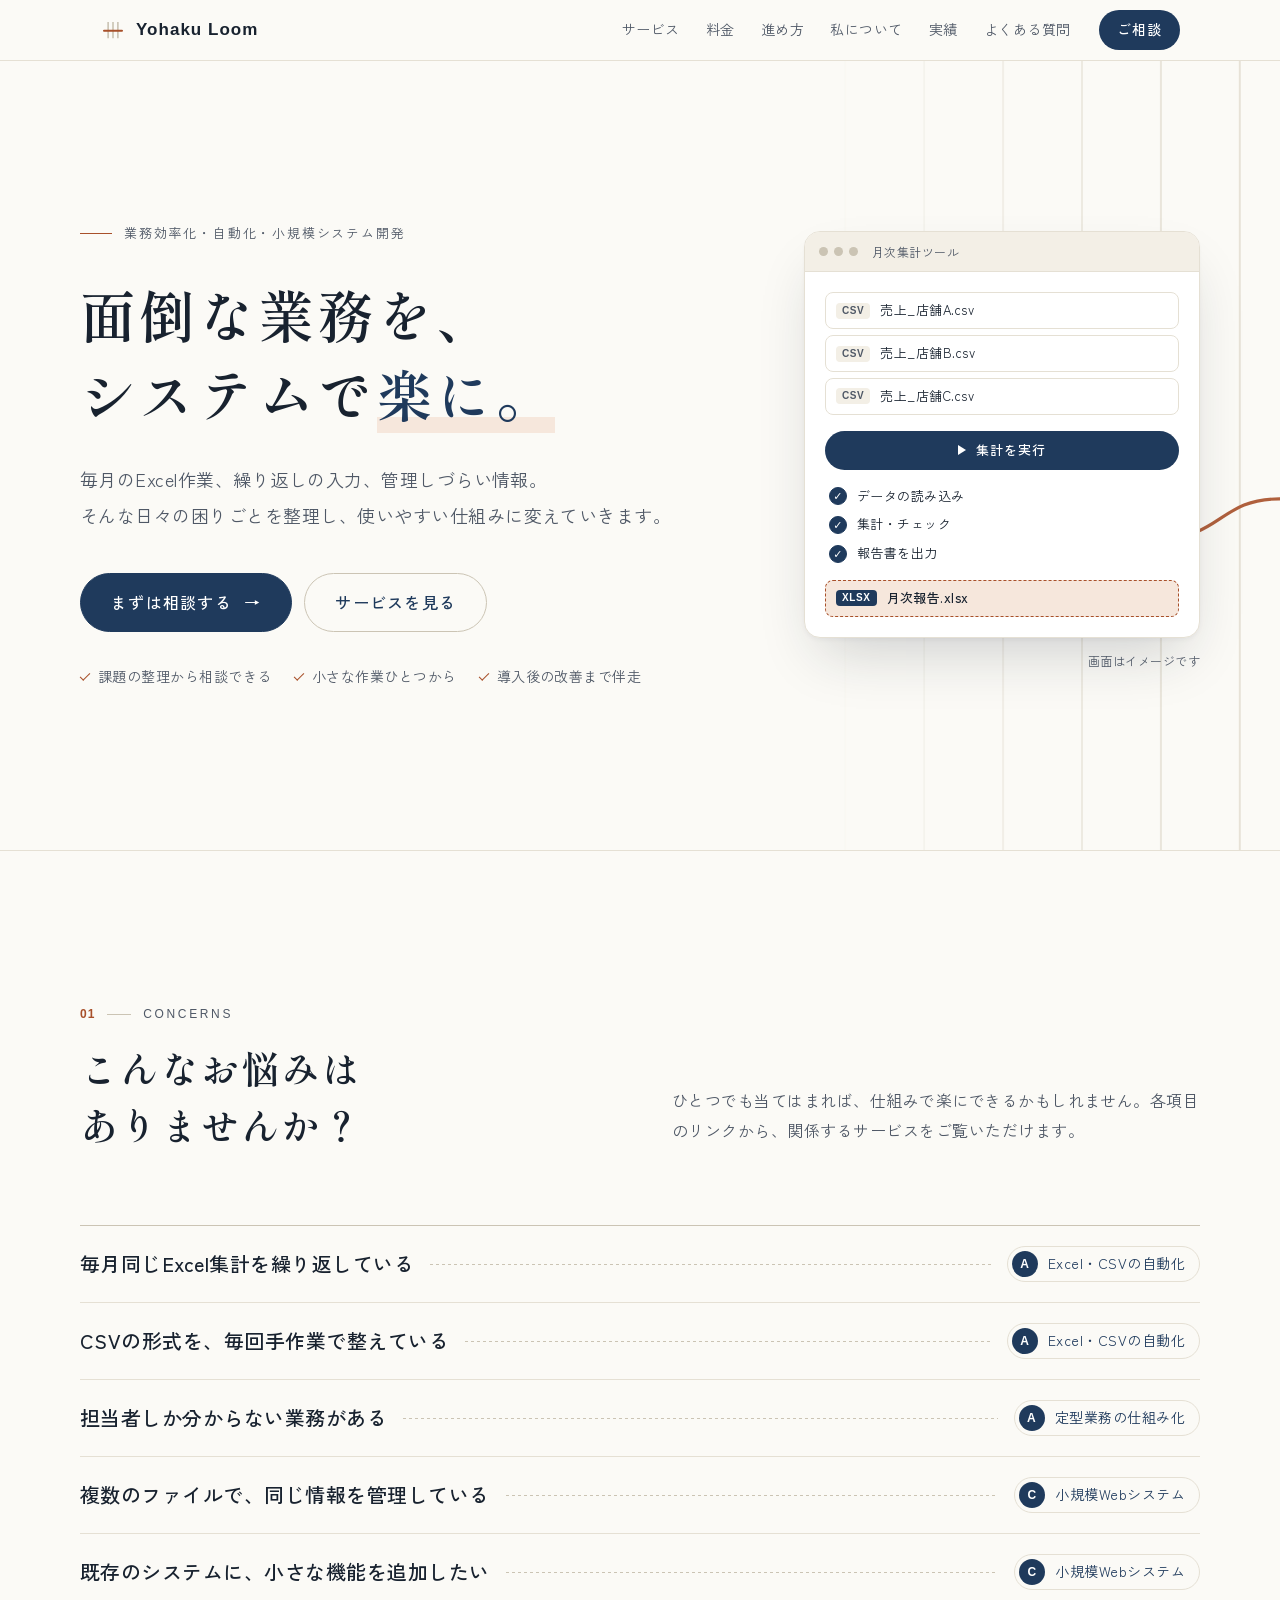
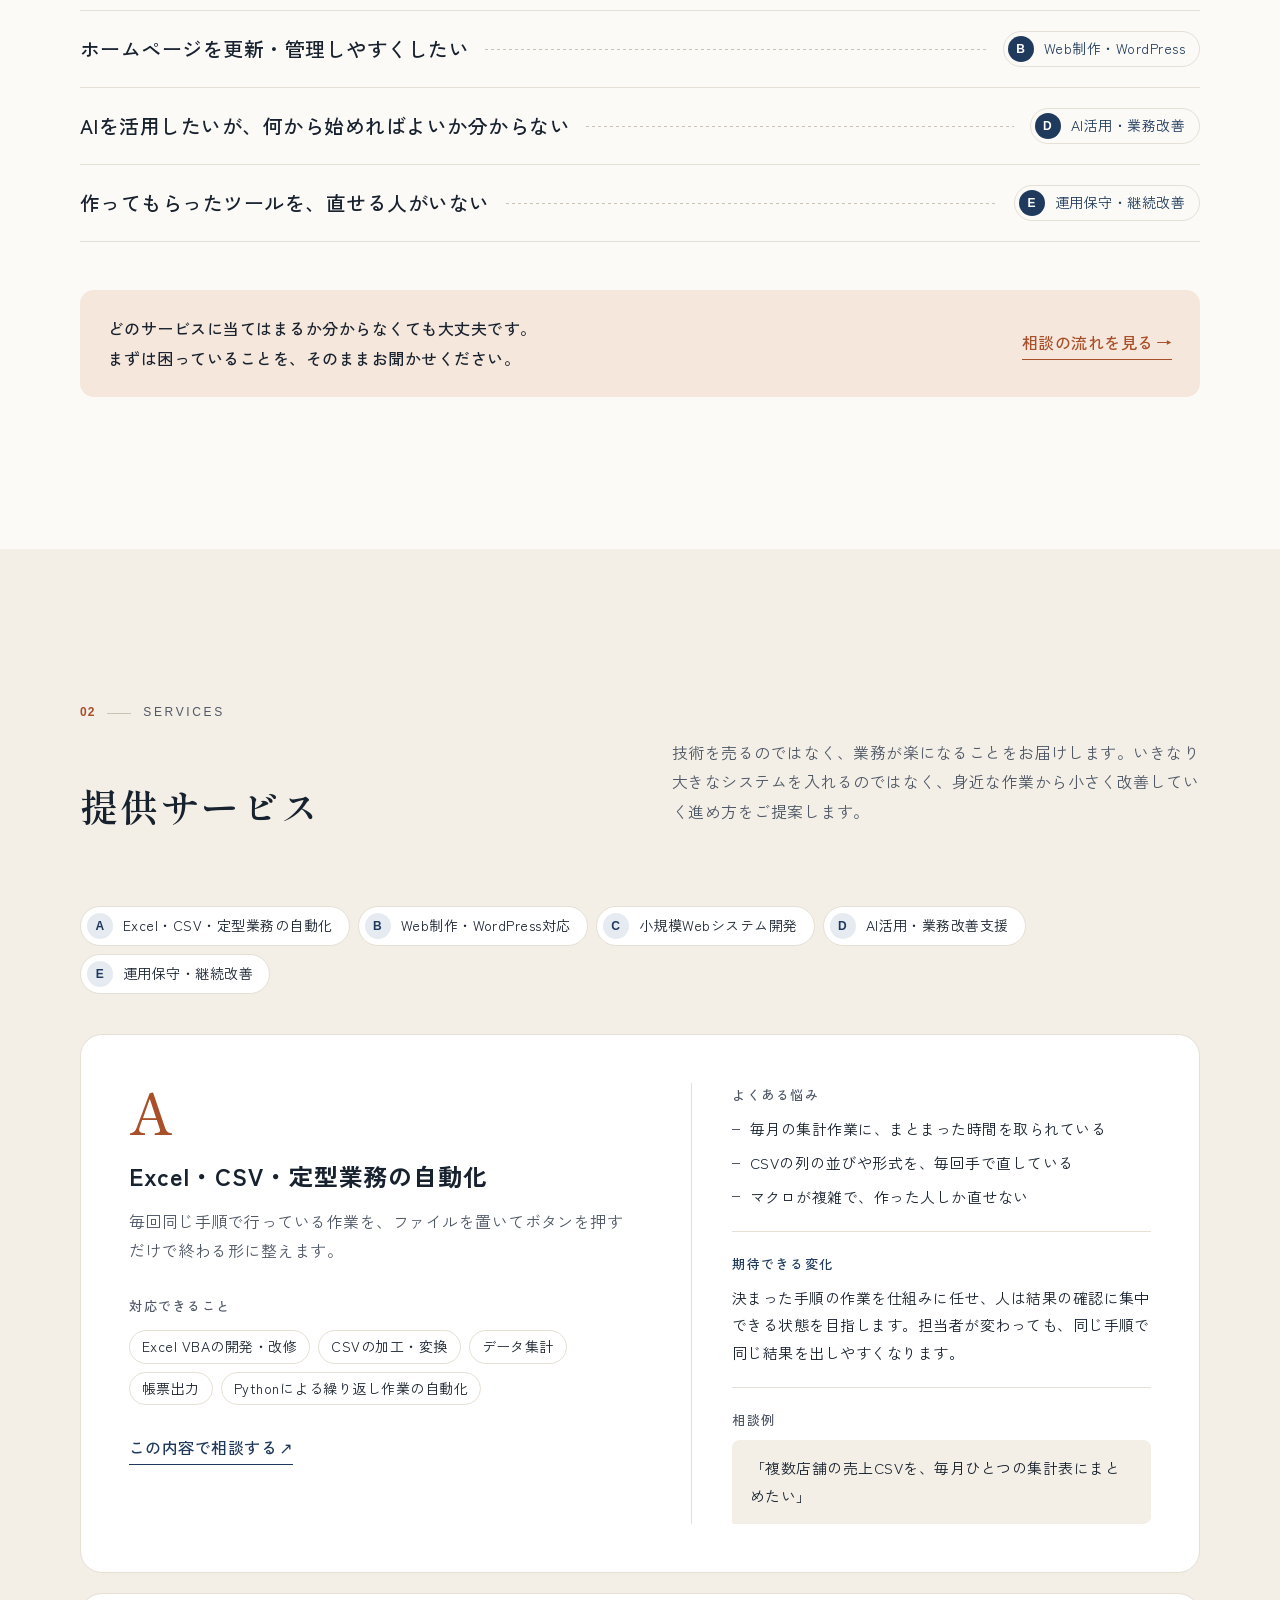
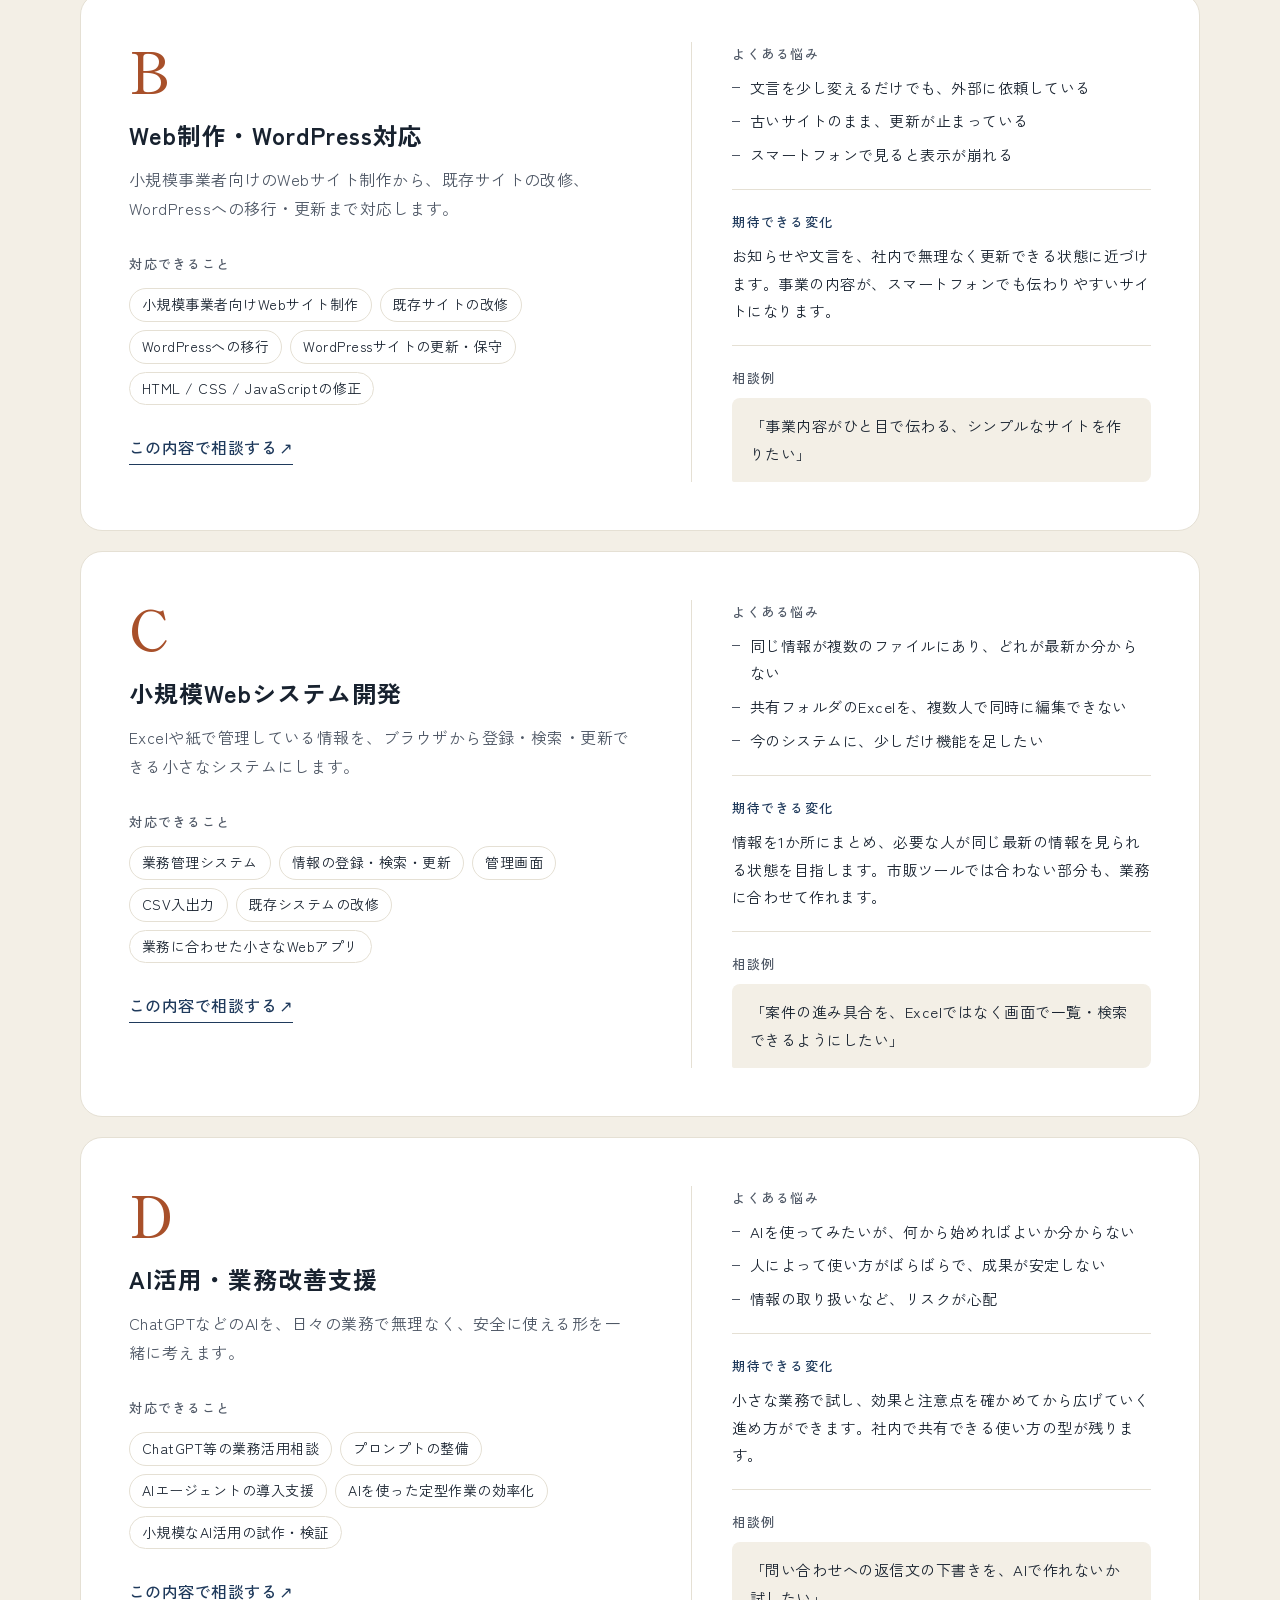
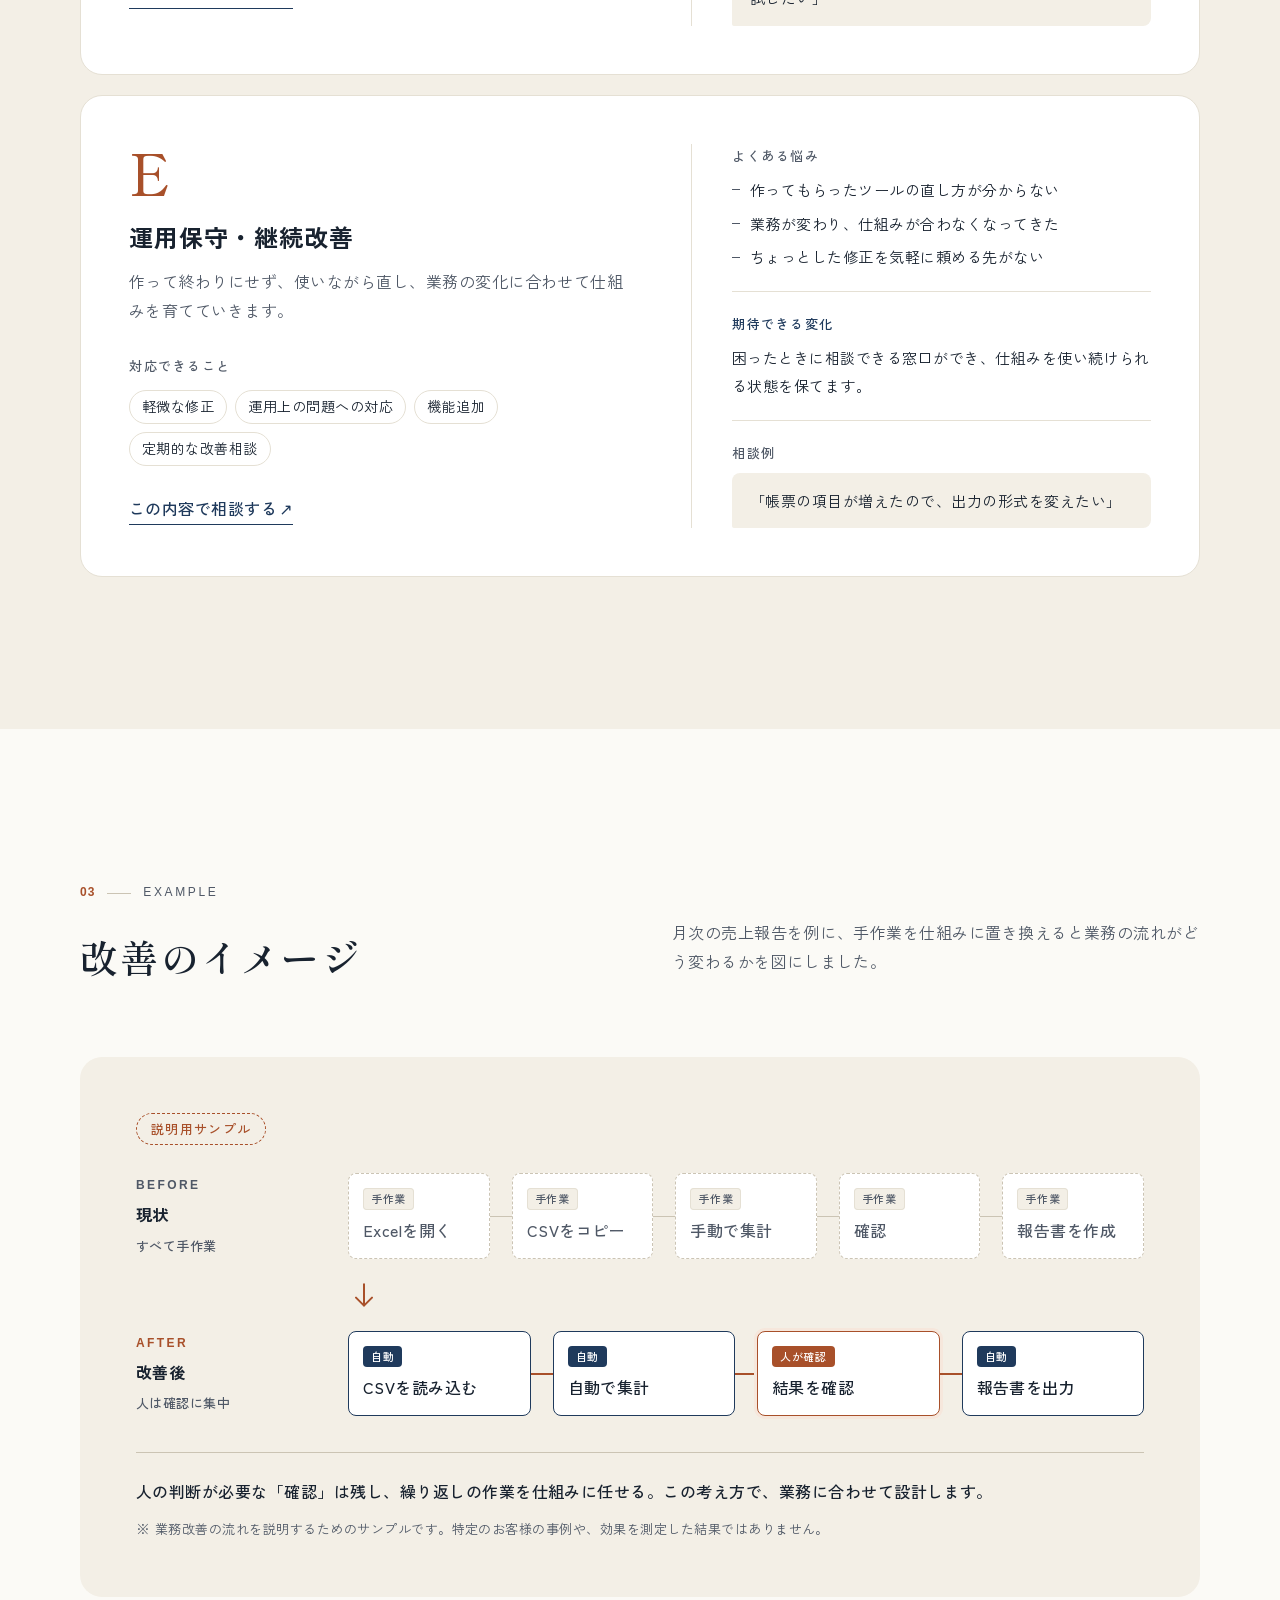
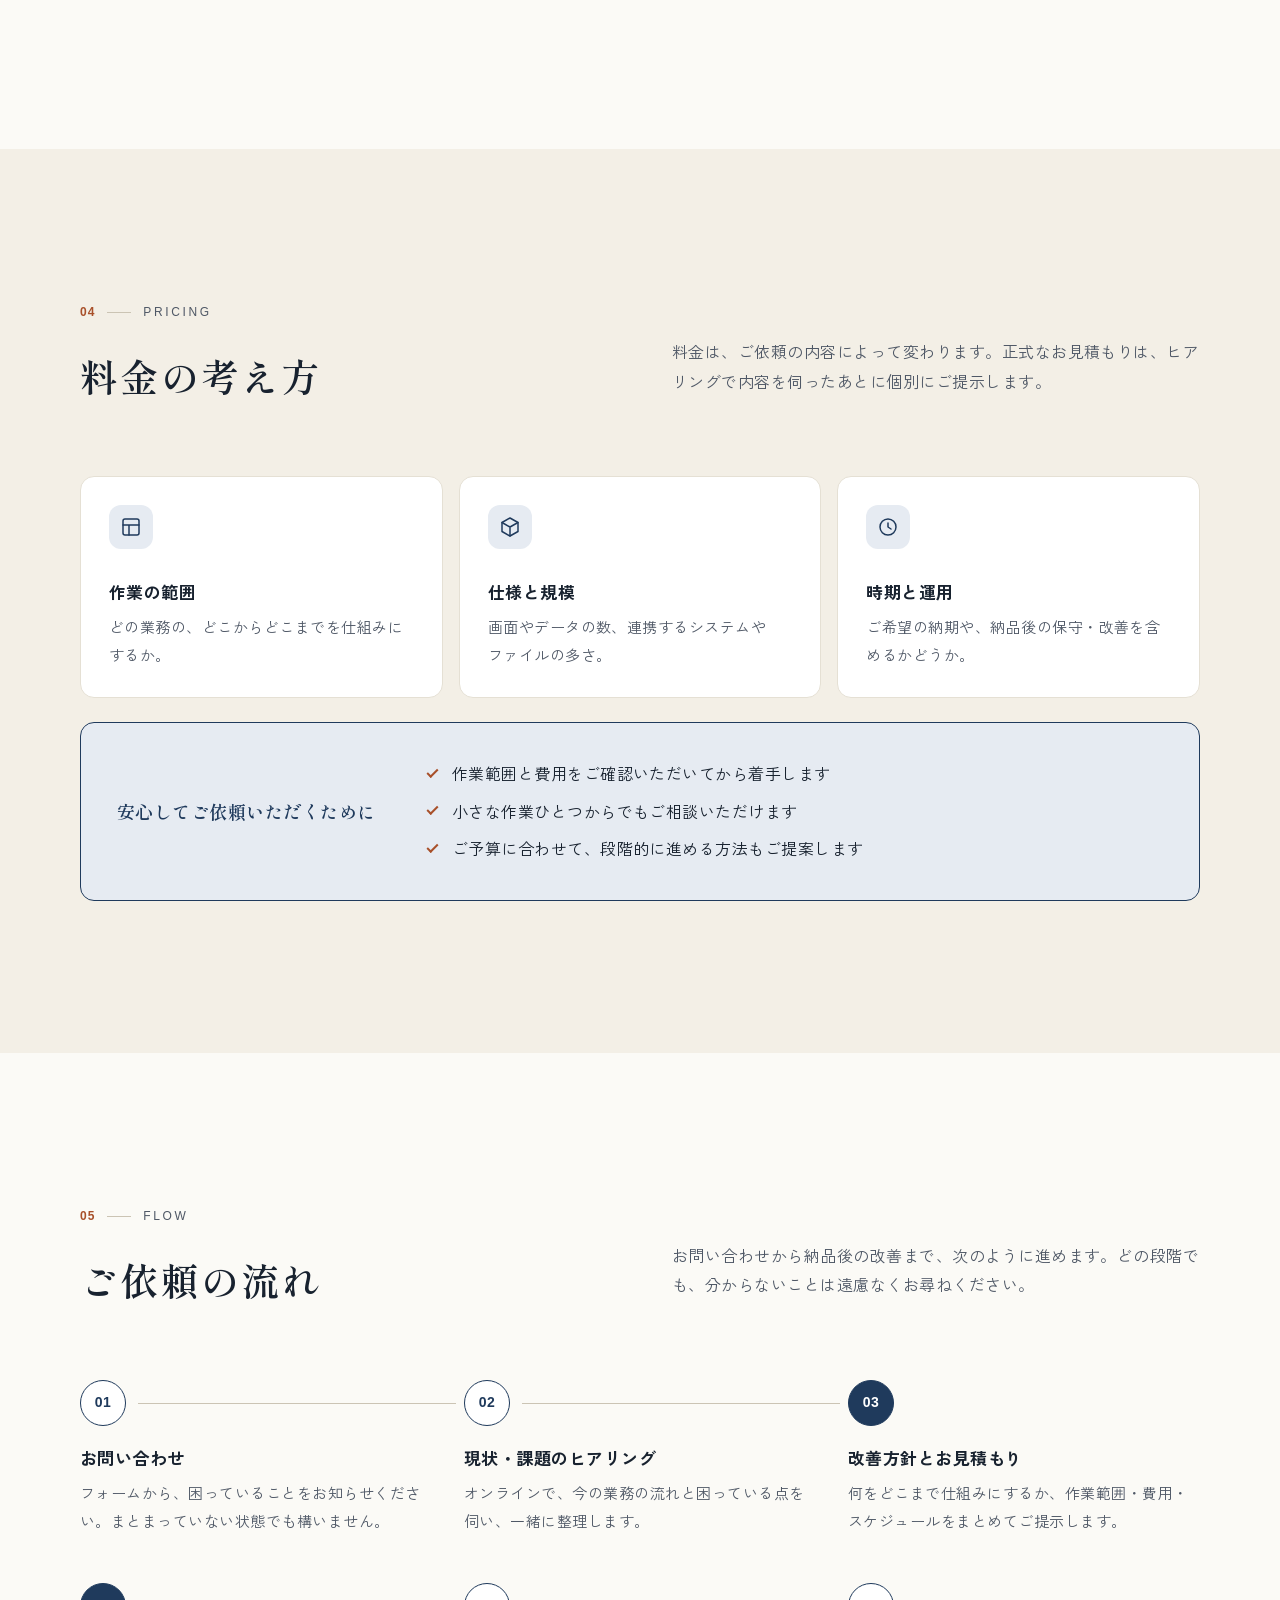
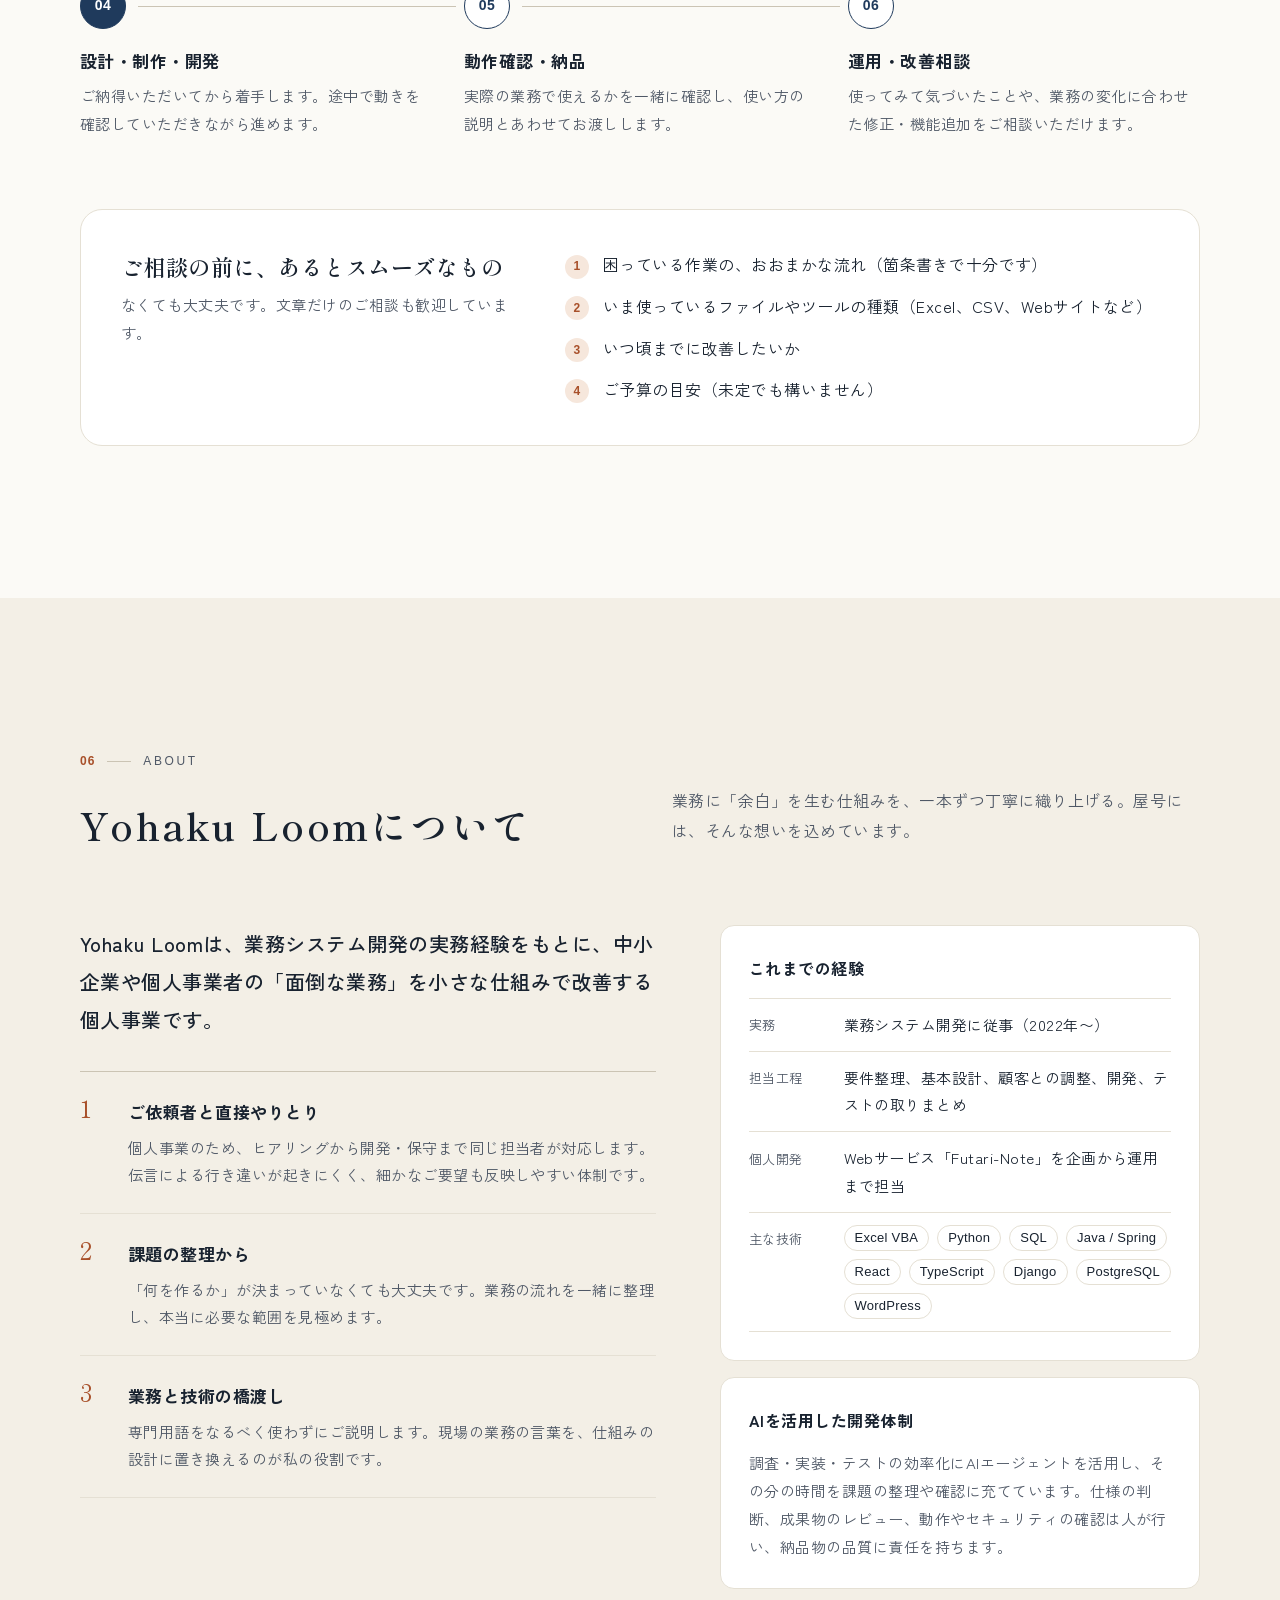
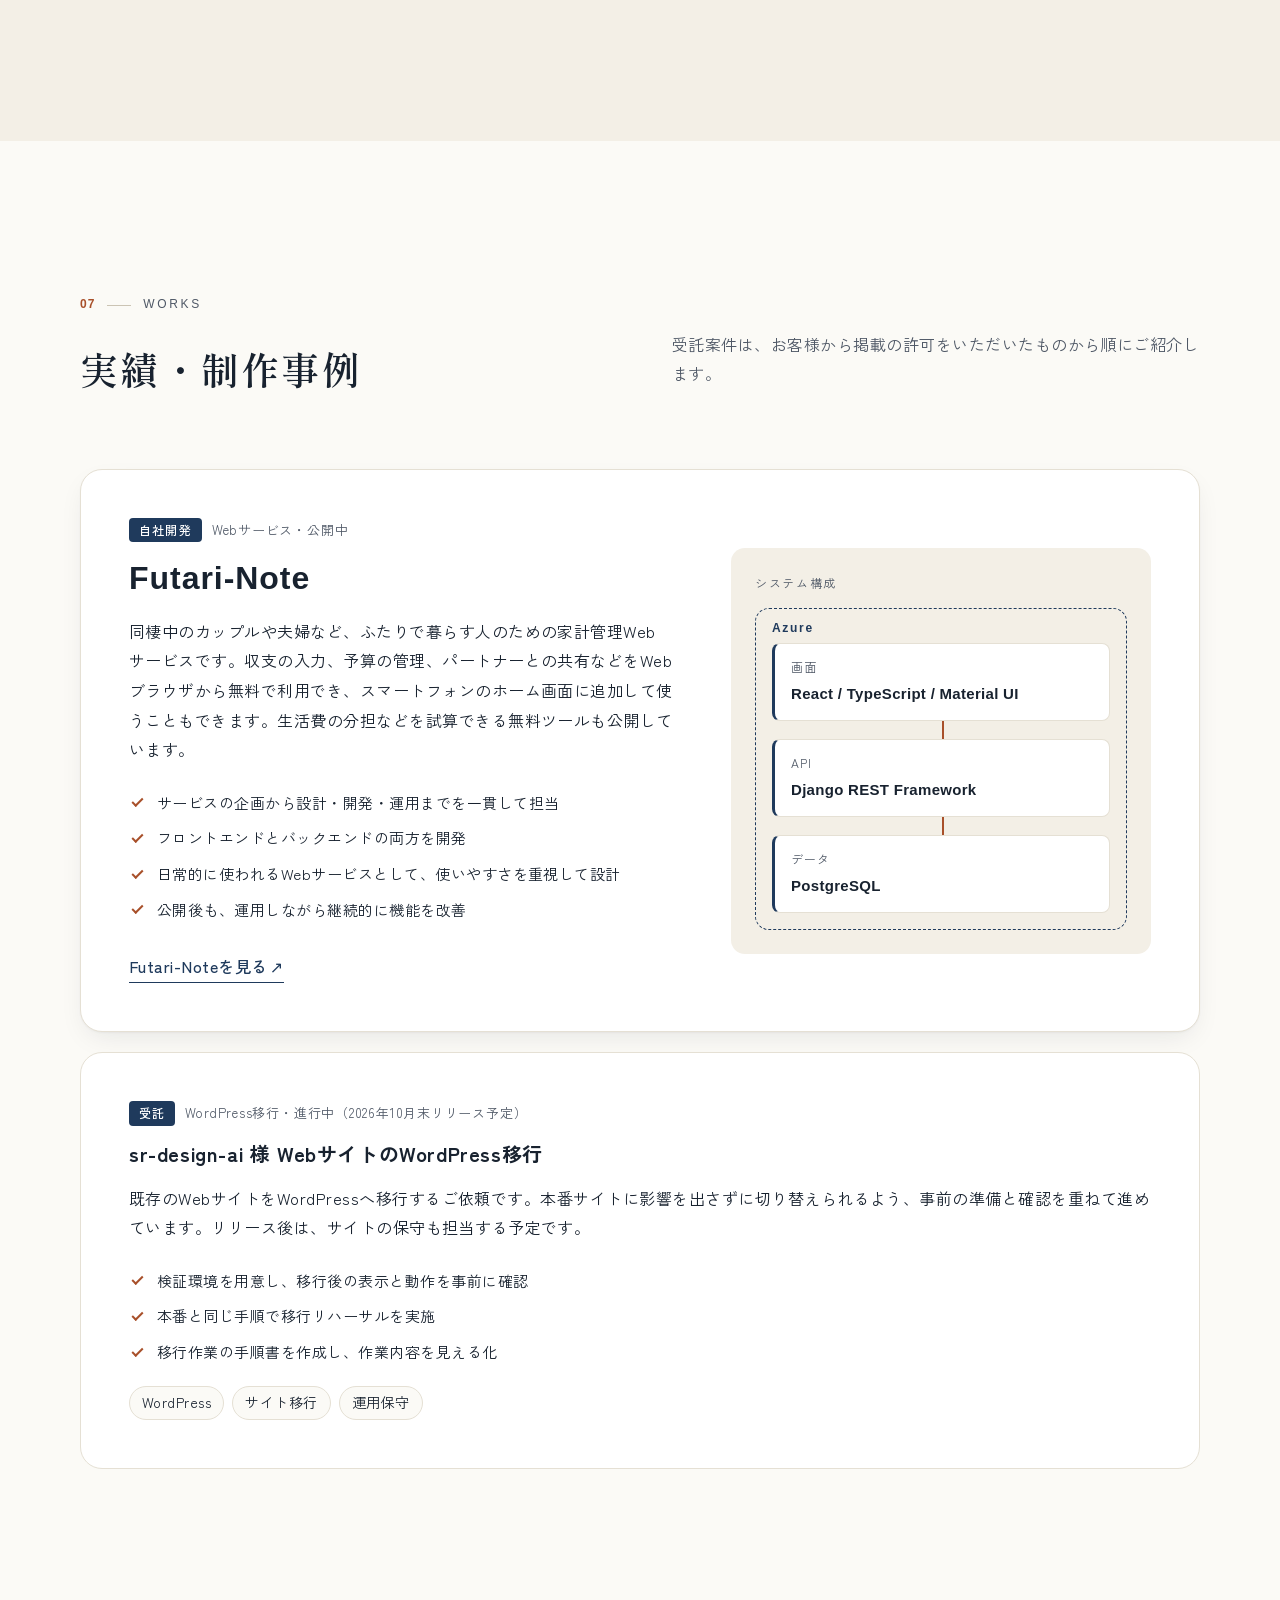
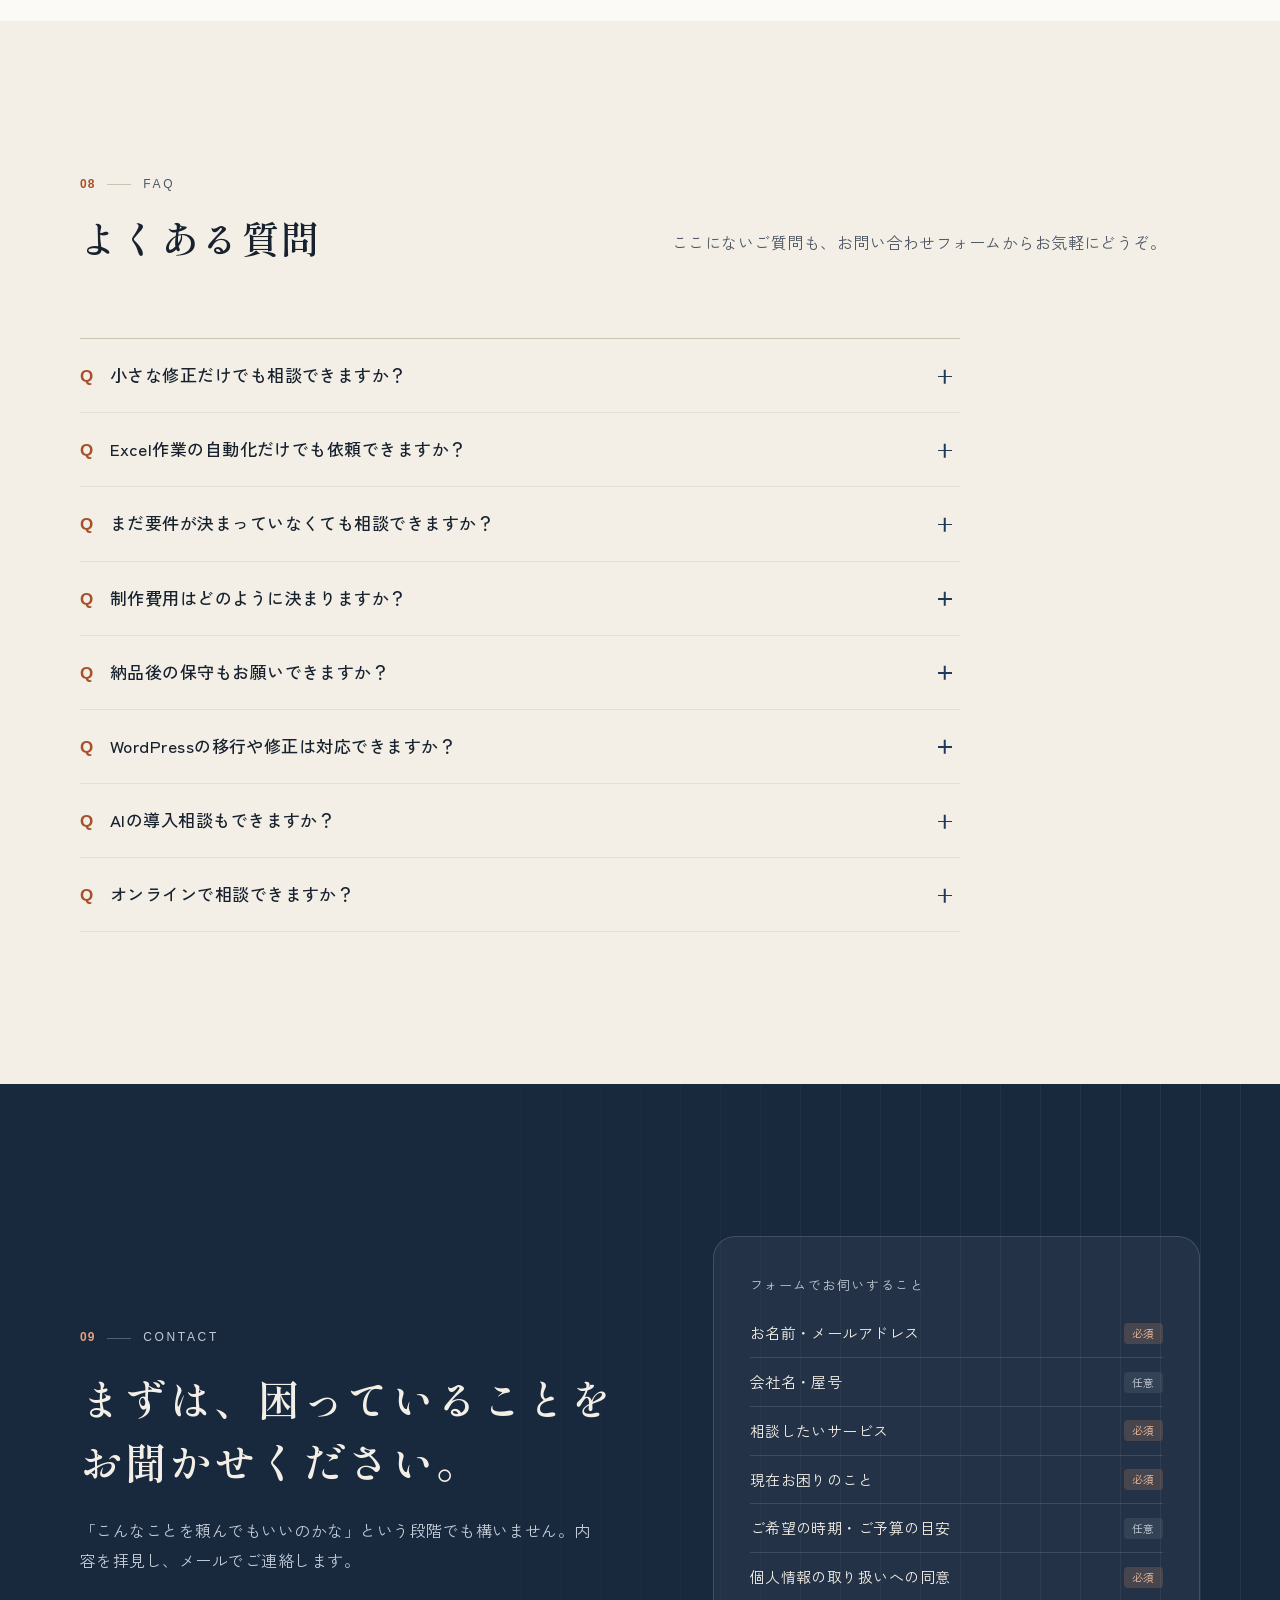
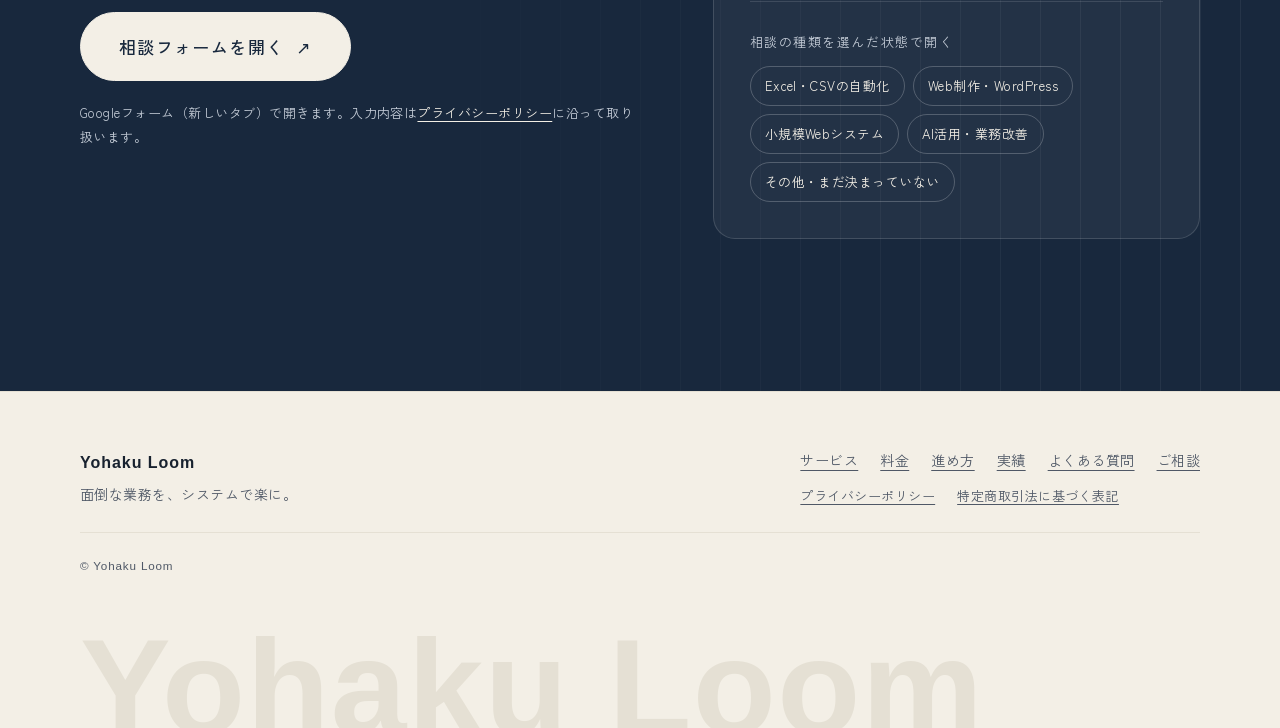
<file: index.html>
<!doctype html>
<html lang="ja">
<head>
  <meta charset="utf-8">
  <meta name="viewport" content="width=device-width, initial-scale=1">
  <title>Yohaku Loom｜面倒な業務を、システムで楽に。業務効率化・Excel自動化・小規模システム開発</title>
  <meta name="description" content="Yohaku Loomは、中小企業・個人事業者の業務効率化を支える個人事業です。Excel自動化やCSV加工などの定型業務の自動化、小規模システム開発、Web制作・WordPress移行、AI活用支援まで、課題の整理から設計・開発・運用まで一貫してご相談いただけます。">
  <link rel="canonical" href="https://ituu110.github.io/YohakuLoom/">
  <meta name="color-scheme" content="light dark">
  <meta name="theme-color" content="#fbfaf6" media="(prefers-color-scheme: light)">
  <meta name="theme-color" content="#0f1520" media="(prefers-color-scheme: dark)">

  <!-- OGP -->
  <meta property="og:title" content="Yohaku Loom｜面倒な業務を、システムで楽に。">
  <meta property="og:description" content="毎月のExcel作業、繰り返しの入力、管理しづらい情報。日々の困りごとを整理し、使いやすい仕組みに変えていきます。">
  <meta property="og:type" content="website">
  <meta property="og:url" content="https://ituu110.github.io/YohakuLoom/">
  <meta property="og:image" content="https://ituu110.github.io/YohakuLoom/assets/ogp.png">
  <meta property="og:image:width" content="1200">
  <meta property="og:image:height" content="630">
  <meta property="og:image:alt" content="Yohaku Loom — 面倒な業務を、システムで楽に。">
  <meta property="og:site_name" content="Yohaku Loom">
  <meta property="og:locale" content="ja_JP">
  <meta name="twitter:card" content="summary_large_image">

  <link rel="icon" href="assets/favicon.svg" type="image/svg+xml">
  <link rel="apple-touch-icon" href="assets/apple-touch-icon.png">

  <link rel="preconnect" href="https://fonts.googleapis.com">
  <link rel="preconnect" href="https://fonts.gstatic.com" crossorigin>
  <link rel="stylesheet" href="https://fonts.googleapis.com/css2?family=Shippori+Mincho:wght@500;600&family=Zen+Kaku+Gothic+New:wght@400;500;700&display=swap">
  <link rel="stylesheet" href="assets/style.css">
  <script>document.documentElement.classList.add("js");</script>
  <script src="assets/main.js" defer></script>

  <!-- 構造化データ：確認済みの情報のみ（所在地・電話・料金・レビューは掲載しない） -->
  <script type="application/ld+json">
  {
    "@context": "https://schema.org",
    "@graph": [
      {
        "@type": "WebSite",
        "@id": "https://ituu110.github.io/YohakuLoom/#website",
        "name": "Yohaku Loom",
        "url": "https://ituu110.github.io/YohakuLoom/",
        "inLanguage": "ja"
      },
      {
        "@type": "ProfessionalService",
        "@id": "https://ituu110.github.io/YohakuLoom/#business",
        "name": "Yohaku Loom",
        "url": "https://ituu110.github.io/YohakuLoom/",
        "description": "中小企業・個人事業者の面倒な業務を、小さな仕組みやシステムで改善する個人事業。Excel・CSVなど定型業務の自動化、Web制作・WordPress対応、小規模Webシステム開発、AI活用支援、運用保守を承ります。",
        "knowsAbout": ["業務効率化", "Excel自動化", "Excel VBA", "CSV加工", "Python", "WordPress移行", "小規模システム開発", "AI活用支援"],
        "hasOfferCatalog": {
          "@type": "OfferCatalog",
          "name": "提供サービス",
          "itemListElement": [
            { "@type": "Offer", "itemOffered": { "@type": "Service", "name": "Excel・CSV・定型業務の自動化" } },
            { "@type": "Offer", "itemOffered": { "@type": "Service", "name": "Web制作・WordPress対応" } },
            { "@type": "Offer", "itemOffered": { "@type": "Service", "name": "小規模Webシステム開発" } },
            { "@type": "Offer", "itemOffered": { "@type": "Service", "name": "AI活用・業務改善支援" } },
            { "@type": "Offer", "itemOffered": { "@type": "Service", "name": "運用保守・継続改善" } }
          ]
        }
      }
    ]
  }
  </script>
</head>
<body>
  <a class="skip-link" href="#main">本文へスキップ</a>

  <header class="site-header">
    <div class="header-inner">
      <a class="brand" href="#top" aria-label="Yohaku Loom トップへ">
        <svg class="brand-mark" viewBox="0 0 32 32" aria-hidden="true" focusable="false">
          <path d="M10 6v20M16 6v20M22 6v20" class="brand-warp" />
          <path d="M5 17h22" class="brand-weft" />
        </svg>
        <span>Yohaku Loom</span>
      </a>
      <button class="nav-toggle" type="button" aria-expanded="false" aria-controls="site-nav">
        <span class="nav-toggle-bars" aria-hidden="true"></span>
        <span class="nav-toggle-label">メニュー</span>
      </button>
      <nav class="site-nav" id="site-nav" aria-label="ページ内">
        <ul>
          <li><a href="#services">サービス</a></li>
          <li><a href="#pricing">料金</a></li>
          <li><a href="#flow">進め方</a></li>
          <li><a href="#about">私について</a></li>
          <li><a href="#works">実績</a></li>
          <li><a href="#faq">よくある質問</a></li>
        </ul>
      </nav>
      <a class="header-cta" href="#contact">ご相談</a>
    </div>
  </header>

  <main id="main">

    <!-- ============ Hero ============ -->
    <section class="hero" id="top" aria-labelledby="hero-title">
      <div class="hero-inner">
        <div class="hero-copy">
          <p class="hero-eyebrow">業務効率化・自動化・小規模システム開発</p>
          <h1 id="hero-title" class="hero-title">
            <span class="line">面倒な業務を、</span>
            <span class="line">システムで<em>楽に。</em></span>
          </h1>
          <p class="hero-lead">毎月のExcel作業、繰り返しの入力、管理しづらい情報。<br class="br-wide">そんな日々の困りごとを整理し、使いやすい仕組みに変えていきます。</p>
          <div class="hero-actions">
            <a class="button" href="#contact">まずは相談する<span class="button-arrow" aria-hidden="true">→</span></a>
            <a class="button button--ghost" href="#services">サービスを見る</a>
          </div>
          <ul class="hero-points" aria-label="Yohaku Loomの特長">
            <li>課題の整理から相談できる</li>
            <li>小さな作業ひとつから</li>
            <li>導入後の改善まで伴走</li>
          </ul>
        </div>

        <!-- 装飾：自動化ツールの画面イメージ（実在の納品物ではありません） -->
        <figure class="hero-visual">
          <div class="mock" aria-hidden="true">
            <div class="mock-bar">
              <span class="mock-dot"></span><span class="mock-dot"></span><span class="mock-dot"></span>
              <p class="mock-name">月次集計ツール</p>
            </div>
            <div class="mock-body">
              <ul class="mock-files">
                <li><span class="mock-ext">CSV</span>売上_店舗A.csv</li>
                <li><span class="mock-ext">CSV</span>売上_店舗B.csv</li>
                <li><span class="mock-ext">CSV</span>売上_店舗C.csv</li>
              </ul>
              <p class="mock-run"><span class="mock-run-icon"></span>集計を実行</p>
              <ol class="mock-steps">
                <li>データの読み込み</li>
                <li>集計・チェック</li>
                <li>報告書を出力</li>
              </ol>
              <p class="mock-result"><span class="mock-ext mock-ext--xlsx">XLSX</span>月次報告.xlsx</p>
            </div>
          </div>
          <figcaption class="hero-visual-caption">画面はイメージです</figcaption>
        </figure>
      </div>

      <!-- 装飾：織機の縦糸と、1本だけ通る横糸 -->
      <svg class="hero-weave" viewBox="0 0 400 400" aria-hidden="true" focusable="false" preserveAspectRatio="xMidYMid slice">
        <g class="warp">
          <line x1="40"  y1="0" x2="40"  y2="400" />
          <line x1="80"  y1="0" x2="80"  y2="400" />
          <line x1="120" y1="0" x2="120" y2="400" />
          <line x1="160" y1="0" x2="160" y2="400" />
          <line x1="200" y1="0" x2="200" y2="400" />
          <line x1="240" y1="0" x2="240" y2="400" />
          <line x1="280" y1="0" x2="280" y2="400" />
          <line x1="320" y1="0" x2="320" y2="400" />
          <line x1="360" y1="0" x2="360" y2="400" />
        </g>
        <path class="weft" d="M0 232 C 30 232, 30 222, 60 222 S 90 242, 120 242 S 150 222, 180 222 S 210 242, 240 242 S 270 222, 300 222 S 330 242, 360 242 S 390 232, 400 232" />
      </svg>
    </section>

    <!-- ============ 01 Concerns ============ -->
    <section class="section" id="concerns" aria-labelledby="concerns-title">
      <div class="section-inner">
        <div class="section-head">
          <p class="section-label"><span class="section-num">01</span>Concerns</p>
          <h2 id="concerns-title">こんなお悩みはありませんか？</h2>
          <p class="section-desc">ひとつでも当てはまれば、仕組みで楽にできるかもしれません。各項目のリンクから、関係するサービスをご覧いただけます。</p>
        </div>

        <ul class="worries">
          <li class="worry">
            <span class="worry-text">毎月同じExcel集計を繰り返している</span>
            <span class="worry-line" aria-hidden="true"></span>
            <a class="worry-link" href="#service-a"><span class="worry-letter" aria-hidden="true">A</span>Excel・CSVの自動化</a>
          </li>
          <li class="worry">
            <span class="worry-text">CSVの形式を、毎回手作業で整えている</span>
            <span class="worry-line" aria-hidden="true"></span>
            <a class="worry-link" href="#service-a"><span class="worry-letter" aria-hidden="true">A</span>Excel・CSVの自動化</a>
          </li>
          <li class="worry">
            <span class="worry-text">担当者しか分からない業務がある</span>
            <span class="worry-line" aria-hidden="true"></span>
            <a class="worry-link" href="#service-a"><span class="worry-letter" aria-hidden="true">A</span>定型業務の仕組み化</a>
          </li>
          <li class="worry">
            <span class="worry-text">複数のファイルで、同じ情報を管理している</span>
            <span class="worry-line" aria-hidden="true"></span>
            <a class="worry-link" href="#service-c"><span class="worry-letter" aria-hidden="true">C</span>小規模Webシステム</a>
          </li>
          <li class="worry">
            <span class="worry-text">既存のシステムに、小さな機能を追加したい</span>
            <span class="worry-line" aria-hidden="true"></span>
            <a class="worry-link" href="#service-c"><span class="worry-letter" aria-hidden="true">C</span>小規模Webシステム</a>
          </li>
          <li class="worry">
            <span class="worry-text">ホームページを更新・管理しやすくしたい</span>
            <span class="worry-line" aria-hidden="true"></span>
            <a class="worry-link" href="#service-b"><span class="worry-letter" aria-hidden="true">B</span>Web制作・WordPress</a>
          </li>
          <li class="worry">
            <span class="worry-text">AIを活用したいが、何から始めればよいか分からない</span>
            <span class="worry-line" aria-hidden="true"></span>
            <a class="worry-link" href="#service-d"><span class="worry-letter" aria-hidden="true">D</span>AI活用・業務改善</a>
          </li>
          <li class="worry">
            <span class="worry-text">作ってもらったツールを、直せる人がいない</span>
            <span class="worry-line" aria-hidden="true"></span>
            <a class="worry-link" href="#service-e"><span class="worry-letter" aria-hidden="true">E</span>運用保守・継続改善</a>
          </li>
        </ul>

        <p class="callout">
          <span>どのサービスに当てはまるか分からなくても大丈夫です。<br class="br-wide">まずは困っていることを、そのままお聞かせください。</span>
          <a class="text-link" href="#flow">相談の流れを見る<span aria-hidden="true"> →</span></a>
        </p>
      </div>
    </section>

    <!-- ============ 02 Services ============ -->
    <section class="section section--soft" id="services" aria-labelledby="services-title">
      <div class="section-inner">
        <div class="section-head">
          <p class="section-label"><span class="section-num">02</span>Services</p>
          <h2 id="services-title">提供サービス</h2>
          <p class="section-desc">技術を売るのではなく、業務が楽になることをお届けします。いきなり大きなシステムを入れるのではなく、身近な作業から小さく改善していく進め方をご提案します。</p>
        </div>

        <nav class="service-index" aria-label="サービス一覧">
          <ol>
            <li><a href="#service-a"><span>A</span>Excel・CSV・定型業務の自動化</a></li>
            <li><a href="#service-b"><span>B</span>Web制作・WordPress対応</a></li>
            <li><a href="#service-c"><span>C</span>小規模Webシステム開発</a></li>
            <li><a href="#service-d"><span>D</span>AI活用・業務改善支援</a></li>
            <li><a href="#service-e"><span>E</span>運用保守・継続改善</a></li>
          </ol>
        </nav>

        <div class="services">

          <!-- A -->
          <article class="service" id="service-a" aria-labelledby="service-a-title">
            <div class="service-main">
              <p class="service-letter" aria-hidden="true">A</p>
              <h3 id="service-a-title" class="service-title">Excel・CSV・定型業務の自動化</h3>
              <p class="service-lead">毎回同じ手順で行っている作業を、ファイルを置いてボタンを押すだけで終わる形に整えます。</p>
              <h4 class="service-sub">対応できること</h4>
              <ul class="tags">
                <li>Excel VBAの開発・改修</li>
                <li>CSVの加工・変換</li>
                <li>データ集計</li>
                <li>帳票出力</li>
                <li>Pythonによる繰り返し作業の自動化</li>
              </ul>
              <a class="text-link service-cta" href="https://docs.google.com/forms/d/e/1FAIpQLSciZb-YxmIhwWlTaf8ZAlrvFsC3_Vq9RciBratoMTr7Pluogw/viewform?usp=pp_url&amp;entry.2109916976=Excel%E3%83%BBCSV%E3%83%BB%E5%AE%9A%E5%9E%8B%E6%A5%AD%E5%8B%99%E3%81%AE%E8%87%AA%E5%8B%95%E5%8C%96" target="_blank" rel="noopener noreferrer">この内容で相談する<span class="visually-hidden">（Googleフォームが新しいタブで開きます）</span><span aria-hidden="true"> ↗</span></a>
            </div>
            <dl class="service-detail">
              <div class="detail">
                <dt>よくある悩み</dt>
                <dd>
                  <ul class="dash-list">
                    <li>毎月の集計作業に、まとまった時間を取られている</li>
                    <li>CSVの列の並びや形式を、毎回手で直している</li>
                    <li>マクロが複雑で、作った人しか直せない</li>
                  </ul>
                </dd>
              </div>
              <div class="detail detail--change">
                <dt>期待できる変化</dt>
                <dd>決まった手順の作業を仕組みに任せ、人は結果の確認に集中できる状態を目指します。担当者が変わっても、同じ手順で同じ結果を出しやすくなります。</dd>
              </div>
              <div class="detail detail--example">
                <dt>相談例</dt>
                <dd><q>複数店舗の売上CSVを、毎月ひとつの集計表にまとめたい</q></dd>
              </div>
            </dl>
          </article>

          <!-- B -->
          <article class="service" id="service-b" aria-labelledby="service-b-title">
            <div class="service-main">
              <p class="service-letter" aria-hidden="true">B</p>
              <h3 id="service-b-title" class="service-title">Web制作・WordPress対応</h3>
              <p class="service-lead">小規模事業者向けのWebサイト制作から、既存サイトの改修、WordPressへの移行・更新まで対応します。</p>
              <h4 class="service-sub">対応できること</h4>
              <ul class="tags">
                <li>小規模事業者向けWebサイト制作</li>
                <li>既存サイトの改修</li>
                <li>WordPressへの移行</li>
                <li>WordPressサイトの更新・保守</li>
                <li>HTML / CSS / JavaScriptの修正</li>
              </ul>
              <a class="text-link service-cta" href="https://docs.google.com/forms/d/e/1FAIpQLSciZb-YxmIhwWlTaf8ZAlrvFsC3_Vq9RciBratoMTr7Pluogw/viewform?usp=pp_url&amp;entry.2109916976=Web%E3%82%B5%E3%82%A4%E3%83%88%E5%88%B6%E4%BD%9C%E3%83%BBWordPress" target="_blank" rel="noopener noreferrer">この内容で相談する<span class="visually-hidden">（Googleフォームが新しいタブで開きます）</span><span aria-hidden="true"> ↗</span></a>
            </div>
            <dl class="service-detail">
              <div class="detail">
                <dt>よくある悩み</dt>
                <dd>
                  <ul class="dash-list">
                    <li>文言を少し変えるだけでも、外部に依頼している</li>
                    <li>古いサイトのまま、更新が止まっている</li>
                    <li>スマートフォンで見ると表示が崩れる</li>
                  </ul>
                </dd>
              </div>
              <div class="detail detail--change">
                <dt>期待できる変化</dt>
                <dd>お知らせや文言を、社内で無理なく更新できる状態に近づけます。事業の内容が、スマートフォンでも伝わりやすいサイトになります。</dd>
              </div>
              <div class="detail detail--example">
                <dt>相談例</dt>
                <dd><q>事業内容がひと目で伝わる、シンプルなサイトを作りたい</q></dd>
              </div>
            </dl>
          </article>

          <!-- C -->
          <article class="service" id="service-c" aria-labelledby="service-c-title">
            <div class="service-main">
              <p class="service-letter" aria-hidden="true">C</p>
              <h3 id="service-c-title" class="service-title">小規模Webシステム開発</h3>
              <p class="service-lead">Excelや紙で管理している情報を、ブラウザから登録・検索・更新できる小さなシステムにします。</p>
              <h4 class="service-sub">対応できること</h4>
              <ul class="tags">
                <li>業務管理システム</li>
                <li>情報の登録・検索・更新</li>
                <li>管理画面</li>
                <li>CSV入出力</li>
                <li>既存システムの改修</li>
                <li>業務に合わせた小さなWebアプリ</li>
              </ul>
              <a class="text-link service-cta" href="https://docs.google.com/forms/d/e/1FAIpQLSciZb-YxmIhwWlTaf8ZAlrvFsC3_Vq9RciBratoMTr7Pluogw/viewform?usp=pp_url&amp;entry.2109916976=%E5%B0%8F%E8%A6%8F%E6%A8%A1Web%E3%82%B7%E3%82%B9%E3%83%86%E3%83%A0%E9%96%8B%E7%99%BA" target="_blank" rel="noopener noreferrer">この内容で相談する<span class="visually-hidden">（Googleフォームが新しいタブで開きます）</span><span aria-hidden="true"> ↗</span></a>
            </div>
            <dl class="service-detail">
              <div class="detail">
                <dt>よくある悩み</dt>
                <dd>
                  <ul class="dash-list">
                    <li>同じ情報が複数のファイルにあり、どれが最新か分からない</li>
                    <li>共有フォルダのExcelを、複数人で同時に編集できない</li>
                    <li>今のシステムに、少しだけ機能を足したい</li>
                  </ul>
                </dd>
              </div>
              <div class="detail detail--change">
                <dt>期待できる変化</dt>
                <dd>情報を1か所にまとめ、必要な人が同じ最新の情報を見られる状態を目指します。市販ツールでは合わない部分も、業務に合わせて作れます。</dd>
              </div>
              <div class="detail detail--example">
                <dt>相談例</dt>
                <dd><q>案件の進み具合を、Excelではなく画面で一覧・検索できるようにしたい</q></dd>
              </div>
            </dl>
          </article>

          <!-- D -->
          <article class="service" id="service-d" aria-labelledby="service-d-title">
            <div class="service-main">
              <p class="service-letter" aria-hidden="true">D</p>
              <h3 id="service-d-title" class="service-title">AI活用・業務改善支援</h3>
              <p class="service-lead">ChatGPTなどのAIを、日々の業務で無理なく、安全に使える形を一緒に考えます。</p>
              <h4 class="service-sub">対応できること</h4>
              <ul class="tags">
                <li>ChatGPT等の業務活用相談</li>
                <li>プロンプトの整備</li>
                <li>AIエージェントの導入支援</li>
                <li>AIを使った定型作業の効率化</li>
                <li>小規模なAI活用の試作・検証</li>
              </ul>
              <a class="text-link service-cta" href="https://docs.google.com/forms/d/e/1FAIpQLSciZb-YxmIhwWlTaf8ZAlrvFsC3_Vq9RciBratoMTr7Pluogw/viewform?usp=pp_url&amp;entry.2109916976=AI%E6%B4%BB%E7%94%A8%E3%83%BB%E6%A5%AD%E5%8B%99%E6%94%B9%E5%96%84" target="_blank" rel="noopener noreferrer">この内容で相談する<span class="visually-hidden">（Googleフォームが新しいタブで開きます）</span><span aria-hidden="true"> ↗</span></a>
            </div>
            <dl class="service-detail">
              <div class="detail">
                <dt>よくある悩み</dt>
                <dd>
                  <ul class="dash-list">
                    <li>AIを使ってみたいが、何から始めればよいか分からない</li>
                    <li>人によって使い方がばらばらで、成果が安定しない</li>
                    <li>情報の取り扱いなど、リスクが心配</li>
                  </ul>
                </dd>
              </div>
              <div class="detail detail--change">
                <dt>期待できる変化</dt>
                <dd>小さな業務で試し、効果と注意点を確かめてから広げていく進め方ができます。社内で共有できる使い方の型が残ります。</dd>
              </div>
              <div class="detail detail--example">
                <dt>相談例</dt>
                <dd><q>問い合わせへの返信文の下書きを、AIで作れないか試したい</q></dd>
              </div>
            </dl>
          </article>

          <!-- E -->
          <article class="service" id="service-e" aria-labelledby="service-e-title">
            <div class="service-main">
              <p class="service-letter" aria-hidden="true">E</p>
              <h3 id="service-e-title" class="service-title">運用保守・継続改善</h3>
              <p class="service-lead">作って終わりにせず、使いながら直し、業務の変化に合わせて仕組みを育てていきます。</p>
              <h4 class="service-sub">対応できること</h4>
              <ul class="tags">
                <li>軽微な修正</li>
                <li>運用上の問題への対応</li>
                <li>機能追加</li>
                <li>定期的な改善相談</li>
              </ul>
              <a class="text-link service-cta" href="https://docs.google.com/forms/d/e/1FAIpQLSciZb-YxmIhwWlTaf8ZAlrvFsC3_Vq9RciBratoMTr7Pluogw/viewform?usp=pp_url&amp;entry.2109916976=%E3%81%9D%E3%81%AE%E4%BB%96%E3%83%BB%E3%81%BE%E3%81%A0%E6%B1%BA%E3%81%BE%E3%81%A3%E3%81%A6%E3%81%84%E3%81%AA%E3%81%84" target="_blank" rel="noopener noreferrer">この内容で相談する<span class="visually-hidden">（Googleフォームが新しいタブで開きます）</span><span aria-hidden="true"> ↗</span></a>
            </div>
            <dl class="service-detail">
              <div class="detail">
                <dt>よくある悩み</dt>
                <dd>
                  <ul class="dash-list">
                    <li>作ってもらったツールの直し方が分からない</li>
                    <li>業務が変わり、仕組みが合わなくなってきた</li>
                    <li>ちょっとした修正を気軽に頼める先がない</li>
                  </ul>
                </dd>
              </div>
              <div class="detail detail--change">
                <dt>期待できる変化</dt>
                <dd>困ったときに相談できる窓口ができ、仕組みを使い続けられる状態を保てます。</dd>
              </div>
              <div class="detail detail--example">
                <dt>相談例</dt>
                <dd><q>帳票の項目が増えたので、出力の形式を変えたい</q></dd>
              </div>
            </dl>
          </article>

        </div>
      </div>
    </section>

    <!-- ============ 03 Sample ============ -->
    <section class="section" id="sample" aria-labelledby="sample-title">
      <div class="section-inner">
        <div class="section-head">
          <p class="section-label"><span class="section-num">03</span>Example</p>
          <h2 id="sample-title">改善のイメージ</h2>
          <p class="section-desc">月次の売上報告を例に、手作業を仕組みに置き換えると業務の流れがどう変わるかを図にしました。</p>
        </div>

        <figure class="sample">
          <p class="sample-badge">説明用サンプル</p>

          <div class="lane lane--before">
            <p class="lane-label"><span class="lane-en">Before</span>現状<span class="lane-sub">すべて手作業</span></p>
            <ol class="lane-steps">
              <li class="step step--manual"><span class="step-kind">手作業</span><span class="step-name">Excelを開く</span></li>
              <li class="step step--manual"><span class="step-kind">手作業</span><span class="step-name">CSVをコピー</span></li>
              <li class="step step--manual"><span class="step-kind">手作業</span><span class="step-name">手動で集計</span></li>
              <li class="step step--manual"><span class="step-kind">手作業</span><span class="step-name">確認</span></li>
              <li class="step step--manual"><span class="step-kind">手作業</span><span class="step-name">報告書を作成</span></li>
            </ol>
          </div>

          <div class="lane-divider" aria-hidden="true">
            <svg viewBox="0 0 24 24" focusable="false"><path d="M12 4v16M6 14l6 6 6-6"/></svg>
          </div>

          <div class="lane lane--after">
            <p class="lane-label"><span class="lane-en">After</span>改善後<span class="lane-sub">人は確認に集中</span></p>
            <ol class="lane-steps">
              <li class="step step--auto"><span class="step-kind">自動</span><span class="step-name">CSVを読み込む</span></li>
              <li class="step step--auto"><span class="step-kind">自動</span><span class="step-name">自動で集計</span></li>
              <li class="step step--human"><span class="step-kind">人が確認</span><span class="step-name">結果を確認</span></li>
              <li class="step step--auto"><span class="step-kind">自動</span><span class="step-name">報告書を出力</span></li>
            </ol>
          </div>

          <figcaption class="sample-caption">
            <p>人の判断が必要な「確認」は残し、繰り返しの作業を仕組みに任せる。この考え方で、業務に合わせて設計します。</p>
            <p class="sample-note">※ 業務改善の流れを説明するためのサンプルです。特定のお客様の事例や、効果を測定した結果ではありません。</p>
          </figcaption>
        </figure>
      </div>
    </section>

    <!-- ============ 04 Pricing ============ -->
    <section class="section section--soft" id="pricing" aria-labelledby="pricing-title">
      <div class="section-inner">
        <div class="section-head">
          <p class="section-label"><span class="section-num">04</span>Pricing</p>
          <h2 id="pricing-title">料金の考え方</h2>
          <p class="section-desc">料金は、ご依頼の内容によって変わります。正式なお見積もりは、ヒアリングで内容を伺ったあとに個別にご提示します。</p>
        </div>

        <div class="pricing">
          <ul class="factors" aria-label="料金を決める主な要素">
            <li class="factor">
              <svg class="icon" viewBox="0 0 24 24" aria-hidden="true" focusable="false"><rect x="4" y="4" width="16" height="16" rx="2"/><path d="M4 10h16M10 10v10"/></svg>
              <h3 class="factor-title">作業の範囲</h3>
              <p>どの業務の、どこからどこまでを仕組みにするか。</p>
            </li>
            <li class="factor">
              <svg class="icon" viewBox="0 0 24 24" aria-hidden="true" focusable="false"><path d="M12 3l8 4.5v9L12 21l-8-4.5v-9z"/><path d="M12 12l8-4.5M12 12v9M12 12L4 7.5"/></svg>
              <h3 class="factor-title">仕様と規模</h3>
              <p>画面やデータの数、連携するシステムやファイルの多さ。</p>
            </li>
            <li class="factor">
              <svg class="icon" viewBox="0 0 24 24" aria-hidden="true" focusable="false"><circle cx="12" cy="12" r="8"/><path d="M12 8v4l3 2"/></svg>
              <h3 class="factor-title">時期と運用</h3>
              <p>ご希望の納期や、納品後の保守・改善を含めるかどうか。</p>
            </li>
          </ul>

          <div class="assurance">
            <p class="assurance-title">安心してご依頼いただくために</p>
            <ul class="checklist">
              <li>作業範囲と費用をご確認いただいてから着手します</li>
              <li>小さな作業ひとつからでもご相談いただけます</li>
              <li>ご予算に合わせて、段階的に進める方法もご提案します</li>
            </ul>
          </div>
        </div>
        <!-- 料金表コンポーネント（.price-table）は、税区分・サービス範囲・金額の承認後に追加します。下書きは _internal/ で管理。 -->
      </div>
    </section>

    <!-- ============ 05 Flow ============ -->
    <section class="section" id="flow" aria-labelledby="flow-title">
      <div class="section-inner">
        <div class="section-head">
          <p class="section-label"><span class="section-num">05</span>Flow</p>
          <h2 id="flow-title">ご依頼の流れ</h2>
          <p class="section-desc">お問い合わせから納品後の改善まで、次のように進めます。どの段階でも、分からないことは遠慮なくお尋ねください。</p>
        </div>

        <ol class="flow">
          <li class="flow-step">
            <h3 class="flow-title">お問い合わせ</h3>
            <p>フォームから、困っていることをお知らせください。まとまっていない状態でも構いません。</p>
          </li>
          <li class="flow-step">
            <h3 class="flow-title">現状・課題のヒアリング</h3>
            <p>オンラインで、今の業務の流れと困っている点を伺い、一緒に整理します。</p>
          </li>
          <li class="flow-step">
            <h3 class="flow-title">改善方針とお見積もり</h3>
            <p>何をどこまで仕組みにするか、作業範囲・費用・スケジュールをまとめてご提示します。</p>
          </li>
          <li class="flow-step">
            <h3 class="flow-title">設計・制作・開発</h3>
            <p>ご納得いただいてから着手します。途中で動きを確認していただきながら進めます。</p>
          </li>
          <li class="flow-step">
            <h3 class="flow-title">動作確認・納品</h3>
            <p>実際の業務で使えるかを一緒に確認し、使い方の説明とあわせてお渡しします。</p>
          </li>
          <li class="flow-step">
            <h3 class="flow-title">運用・改善相談</h3>
            <p>使ってみて気づいたことや、業務の変化に合わせた修正・機能追加をご相談いただけます。</p>
          </li>
        </ol>

        <div class="prepare">
          <div class="prepare-head">
            <h3 class="prepare-title">ご相談の前に、あるとスムーズなもの</h3>
            <p>なくても大丈夫です。文章だけのご相談も歓迎しています。</p>
          </div>
          <ul class="prepare-list">
            <li><span class="prepare-num" aria-hidden="true">1</span>困っている作業の、おおまかな流れ（箇条書きで十分です）</li>
            <li><span class="prepare-num" aria-hidden="true">2</span>いま使っているファイルやツールの種類（Excel、CSV、Webサイトなど）</li>
            <li><span class="prepare-num" aria-hidden="true">3</span>いつ頃までに改善したいか</li>
            <li><span class="prepare-num" aria-hidden="true">4</span>ご予算の目安（未定でも構いません）</li>
          </ul>
        </div>
      </div>
    </section>

    <!-- ============ 06 About ============ -->
    <section class="section section--soft" id="about" aria-labelledby="about-title">
      <div class="section-inner">
        <div class="section-head">
          <p class="section-label"><span class="section-num">06</span>About</p>
          <h2 id="about-title">Yohaku Loomについて</h2>
          <p class="section-desc">業務に「余白」を生む仕組みを、一本ずつ丁寧に織り上げる。屋号には、そんな想いを込めています。</p>
        </div>

        <div class="about">
          <div class="about-main">
            <p class="about-lead">Yohaku Loomは、業務システム開発の実務経験をもとに、中小企業や個人事業者の「面倒な業務」を小さな仕組みで改善する個人事業です。</p>
            <ul class="pillars">
              <li class="pillar">
                <h3 class="pillar-title">ご依頼者と直接やりとり</h3>
                <p>個人事業のため、ヒアリングから開発・保守まで同じ担当者が対応します。伝言による行き違いが起きにくく、細かなご要望も反映しやすい体制です。</p>
              </li>
              <li class="pillar">
                <h3 class="pillar-title">課題の整理から</h3>
                <p>「何を作るか」が決まっていなくても大丈夫です。業務の流れを一緒に整理し、本当に必要な範囲を見極めます。</p>
              </li>
              <li class="pillar">
                <h3 class="pillar-title">業務と技術の橋渡し</h3>
                <p>専門用語をなるべく使わずにご説明します。現場の業務の言葉を、仕組みの設計に置き換えるのが私の役割です。</p>
              </li>
            </ul>
          </div>

          <aside class="about-side" aria-label="経験と開発体制">
            <div class="about-card">
              <h3 class="about-card-title">これまでの経験</h3>
              <dl class="profile">
                <div class="profile-row">
                  <dt>実務</dt>
                  <dd>業務システム開発に従事（2022年〜）</dd>
                </div>
                <div class="profile-row">
                  <dt>担当工程</dt>
                  <dd>要件整理、基本設計、顧客との調整、開発、テストの取りまとめ</dd>
                </div>
                <div class="profile-row">
                  <dt>個人開発</dt>
                  <dd>Webサービス「Futari-Note」を企画から運用まで担当</dd>
                </div>
                <div class="profile-row">
                  <dt>主な技術</dt>
                  <dd>
                    <ul class="tags tags--small">
                      <li>Excel VBA</li>
                      <li>Python</li>
                      <li>SQL</li>
                      <li>Java / Spring</li>
                      <li>React</li>
                      <li>TypeScript</li>
                      <li>Django</li>
                      <li>PostgreSQL</li>
                      <li>WordPress</li>
                    </ul>
                  </dd>
                </div>
              </dl>
            </div>

            <div class="about-card about-card--ai">
              <h3 class="about-card-title">AIを活用した開発体制</h3>
              <p>調査・実装・テストの効率化にAIエージェントを活用し、その分の時間を課題の整理や確認に充てています。仕様の判断、成果物のレビュー、動作やセキュリティの確認は人が行い、納品物の品質に責任を持ちます。</p>
            </div>
          </aside>
        </div>
      </div>
    </section>

    <!-- ============ 07 Works ============ -->
    <section class="section" id="works" aria-labelledby="works-title">
      <div class="section-inner">
        <div class="section-head">
          <p class="section-label"><span class="section-num">07</span>Works</p>
          <h2 id="works-title">実績・制作事例</h2>
          <p class="section-desc">受託案件は、お客様から掲載の許可をいただいたものから順にご紹介します。</p>
        </div>

        <div class="works">
          <!-- Futari-Note（自社開発・公開中） -->
          <article class="work work--feature" aria-labelledby="work-futari-title">
            <div class="work-body">
              <p class="work-kind"><span class="kind-badge">自社開発</span>Webサービス・公開中</p>
              <h3 id="work-futari-title" class="work-title">Futari-Note</h3>
              <p class="work-summary">同棲中のカップルや夫婦など、ふたりで暮らす人のための家計管理Webサービスです。収支の入力、予算の管理、パートナーとの共有などをWebブラウザから無料で利用でき、スマートフォンのホーム画面に追加して使うこともできます。生活費の分担などを試算できる無料ツールも公開しています。</p>
              <ul class="checklist">
                <li>サービスの企画から設計・開発・運用までを一貫して担当</li>
                <li>フロントエンドとバックエンドの両方を開発</li>
                <li>日常的に使われるWebサービスとして、使いやすさを重視して設計</li>
                <li>公開後も、運用しながら継続的に機能を改善</li>
              </ul>
              <p class="work-link">
                <a class="text-link" href="https://futari-note-app.com/" target="_blank" rel="noopener noreferrer">Futari-Noteを見る<span class="visually-hidden">（新しいタブで開きます）</span><span aria-hidden="true"> ↗</span></a>
              </p>
            </div>

            <figure class="arch">
              <figcaption class="arch-title">システム構成</figcaption>
              <div class="arch-cloud">
                <p class="arch-cloud-label">Azure</p>
                <ol class="arch-layers">
                  <li>
                    <span class="arch-role">画面</span>
                    <span class="arch-tech">React / TypeScript / Material UI</span>
                  </li>
                  <li>
                    <span class="arch-role">API</span>
                    <span class="arch-tech">Django REST Framework</span>
                  </li>
                  <li>
                    <span class="arch-role">データ</span>
                    <span class="arch-tech">PostgreSQL</span>
                  </li>
                </ol>
              </div>
            </figure>
          </article>

          <!-- sr-design-ai（受託・進行中）※リリース完了までは「公開済み」「納品済み」と書かないこと -->
          <article class="work" aria-labelledby="work-srdesign-title">
            <p class="work-kind"><span class="kind-badge">受託</span>WordPress移行・進行中（2026年10月末リリース予定）</p>
            <h3 id="work-srdesign-title" class="work-title">sr-design-ai 様 WebサイトのWordPress移行</h3>
            <p class="work-summary">既存のWebサイトをWordPressへ移行するご依頼です。本番サイトに影響を出さずに切り替えられるよう、事前の準備と確認を重ねて進めています。リリース後は、サイトの保守も担当する予定です。</p>
            <ul class="checklist">
              <li>検証環境を用意し、移行後の表示と動作を事前に確認</li>
              <li>本番と同じ手順で移行リハーサルを実施</li>
              <li>移行作業の手順書を作成し、作業内容を見える化</li>
            </ul>
            <ul class="tags">
              <li>WordPress</li>
              <li>サイト移行</li>
              <li>運用保守</li>
            </ul>
          </article>

          <!-- 受託事例の追加は、お客様の公開許可を得てから行ってください。 -->
        </div>
      </div>
    </section>

    <!-- ============ 08 FAQ ============ -->
    <section class="section section--soft" id="faq" aria-labelledby="faq-title">
      <div class="section-inner">
        <div class="section-head">
          <p class="section-label"><span class="section-num">08</span>FAQ</p>
          <h2 id="faq-title">よくある質問</h2>
          <p class="section-desc">ここにないご質問も、お問い合わせフォームからお気軽にどうぞ。</p>
        </div>

        <div class="faq">
          <details class="faq-item">
            <summary><span class="faq-q" aria-hidden="true">Q</span>小さな修正だけでも相談できますか？</summary>
            <div class="faq-a"><p>はい、ご相談いただけます。Excelのマクロの一部修正や、Webサイトの文言変更など、小さな作業からお受けしています。内容を伺ったうえで、対応できるかどうかをご案内します。</p></div>
          </details>
          <details class="faq-item">
            <summary><span class="faq-q" aria-hidden="true">Q</span>Excel作業の自動化だけでも依頼できますか？</summary>
            <div class="faq-a"><p>はい。Excelの集計や転記、CSVの加工など、ひとつの作業の自動化だけでもご依頼いただけます。</p></div>
          </details>
          <details class="faq-item">
            <summary><span class="faq-q" aria-hidden="true">Q</span>まだ要件が決まっていなくても相談できますか？</summary>
            <div class="faq-a"><p>はい。「何に困っているか」が分かれば十分です。ヒアリングを通じて業務の流れと課題を一緒に整理し、何をどこまで仕組みにするかをご提案します。</p></div>
          </details>
          <details class="faq-item">
            <summary><span class="faq-q" aria-hidden="true">Q</span>制作費用はどのように決まりますか？</summary>
            <div class="faq-a"><p>作業の範囲、仕様と規模、ご希望の時期や納品後の運用などによって決まります。ヒアリングのあと、作業範囲と費用をまとめたお見積もりをご提示し、ご確認いただいてから着手します。</p></div>
          </details>
          <details class="faq-item">
            <summary><span class="faq-q" aria-hidden="true">Q</span>納品後の保守もお願いできますか？</summary>
            <div class="faq-a"><p>ご相談いただけます。保守の範囲や費用は、納品するものの内容に合わせて、お見積もりの際にご提案します。</p></div>
          </details>
          <details class="faq-item">
            <summary><span class="faq-q" aria-hidden="true">Q</span>WordPressの移行や修正は対応できますか？</summary>
            <div class="faq-a"><p>はい。既存サイトのWordPressへの移行や、WordPressサイトの修正・更新に対応しています。現在のサイトの構成やサーバー環境を確認したうえで、進め方をご提案します。</p></div>
          </details>
          <details class="faq-item">
            <summary><span class="faq-q" aria-hidden="true">Q</span>AIの導入相談もできますか？</summary>
            <div class="faq-a"><p>はい。業務の内容や、情報の取り扱いに関する注意点を踏まえて、小さく試すところからご提案します。</p></div>
          </details>
          <details class="faq-item">
            <summary><span class="faq-q" aria-hidden="true">Q</span>オンラインで相談できますか？</summary>
            <div class="faq-a"><p>はい。ヒアリングや打ち合わせは、オンラインで行っています。</p></div>
          </details>
        </div>
      </div>
    </section>

    <!-- ============ 09 Contact ============ -->
    <section class="section section--contact" id="contact" aria-labelledby="contact-title">
      <div class="section-inner">
        <div class="contact">
          <div class="contact-copy">
            <p class="section-label section-label--on-dark"><span class="section-num">09</span>Contact</p>
            <h2 id="contact-title" class="contact-title">まずは、困っていることを<br class="br-wide">お聞かせください。</h2>
            <p class="contact-lead">「こんなことを頼んでもいいのかな」という段階でも構いません。内容を拝見し、メールでご連絡します。</p>
            <a class="button button--light button--large" href="https://docs.google.com/forms/d/e/1FAIpQLSciZb-YxmIhwWlTaf8ZAlrvFsC3_Vq9RciBratoMTr7Pluogw/viewform" target="_blank" rel="noopener noreferrer">
              相談フォームを開く<span class="visually-hidden">（Googleフォームが新しいタブで開きます）</span><span class="button-arrow" aria-hidden="true">↗</span>
            </a>
            <p class="contact-meta">Googleフォーム（新しいタブ）で開きます。入力内容は<a href="privacy.html">プライバシーポリシー</a>に沿って取り扱います。</p>
          </div>

          <div class="contact-panel">
            <p class="contact-panel-title">フォームでお伺いすること</p>
            <ul class="form-fields">
              <li><span>お名前・メールアドレス</span><span class="field-tag">必須</span></li>
              <li><span>会社名・屋号</span><span class="field-tag field-tag--opt">任意</span></li>
              <li><span>相談したいサービス</span><span class="field-tag">必須</span></li>
              <li><span>現在お困りのこと</span><span class="field-tag">必須</span></li>
              <li><span>ご希望の時期・ご予算の目安</span><span class="field-tag field-tag--opt">任意</span></li>
              <li><span>個人情報の取り扱いへの同意</span><span class="field-tag">必須</span></li>
            </ul>
            <p class="contact-panel-title contact-panel-title--sub">相談の種類を選んだ状態で開く</p>
            <ul class="quick-links">
              <li><a href="https://docs.google.com/forms/d/e/1FAIpQLSciZb-YxmIhwWlTaf8ZAlrvFsC3_Vq9RciBratoMTr7Pluogw/viewform?usp=pp_url&amp;entry.2109916976=Excel%E3%83%BBCSV%E3%83%BB%E5%AE%9A%E5%9E%8B%E6%A5%AD%E5%8B%99%E3%81%AE%E8%87%AA%E5%8B%95%E5%8C%96" target="_blank" rel="noopener noreferrer">Excel・CSVの自動化<span class="visually-hidden">（新しいタブで開きます）</span></a></li>
              <li><a href="https://docs.google.com/forms/d/e/1FAIpQLSciZb-YxmIhwWlTaf8ZAlrvFsC3_Vq9RciBratoMTr7Pluogw/viewform?usp=pp_url&amp;entry.2109916976=Web%E3%82%B5%E3%82%A4%E3%83%88%E5%88%B6%E4%BD%9C%E3%83%BBWordPress" target="_blank" rel="noopener noreferrer">Web制作・WordPress<span class="visually-hidden">（新しいタブで開きます）</span></a></li>
              <li><a href="https://docs.google.com/forms/d/e/1FAIpQLSciZb-YxmIhwWlTaf8ZAlrvFsC3_Vq9RciBratoMTr7Pluogw/viewform?usp=pp_url&amp;entry.2109916976=%E5%B0%8F%E8%A6%8F%E6%A8%A1Web%E3%82%B7%E3%82%B9%E3%83%86%E3%83%A0%E9%96%8B%E7%99%BA" target="_blank" rel="noopener noreferrer">小規模Webシステム<span class="visually-hidden">（新しいタブで開きます）</span></a></li>
              <li><a href="https://docs.google.com/forms/d/e/1FAIpQLSciZb-YxmIhwWlTaf8ZAlrvFsC3_Vq9RciBratoMTr7Pluogw/viewform?usp=pp_url&amp;entry.2109916976=AI%E6%B4%BB%E7%94%A8%E3%83%BB%E6%A5%AD%E5%8B%99%E6%94%B9%E5%96%84" target="_blank" rel="noopener noreferrer">AI活用・業務改善<span class="visually-hidden">（新しいタブで開きます）</span></a></li>
              <li><a href="https://docs.google.com/forms/d/e/1FAIpQLSciZb-YxmIhwWlTaf8ZAlrvFsC3_Vq9RciBratoMTr7Pluogw/viewform?usp=pp_url&amp;entry.2109916976=%E3%81%9D%E3%81%AE%E4%BB%96%E3%83%BB%E3%81%BE%E3%81%A0%E6%B1%BA%E3%81%BE%E3%81%A3%E3%81%A6%E3%81%84%E3%81%AA%E3%81%84" target="_blank" rel="noopener noreferrer">その他・まだ決まっていない<span class="visually-hidden">（新しいタブで開きます）</span></a></li>
            </ul>
          </div>
        </div>
      </div>
    </section>

  </main>

  <footer class="site-footer">
    <div class="footer-inner">
      <div class="footer-about">
        <p class="footer-brand">Yohaku Loom</p>
        <p class="footer-tagline">面倒な業務を、システムで楽に。</p>
      </div>
      <nav class="footer-nav" aria-label="フッター">
        <ul class="footer-links">
          <li><a href="#services">サービス</a></li>
          <li><a href="#pricing">料金</a></li>
          <li><a href="#flow">進め方</a></li>
          <li><a href="#works">実績</a></li>
          <li><a href="#faq">よくある質問</a></li>
          <li><a href="#contact">ご相談</a></li>
        </ul>
        <ul class="footer-links footer-links--legal">
          <li><a href="privacy.html">プライバシーポリシー</a></li>
          <li><a href="legal.html">特定商取引法に基づく表記</a></li>
        </ul>
      </nav>
      <p class="copyright"><small>&copy; Yohaku Loom</small></p>
    </div>
    <p class="footer-wordmark" aria-hidden="true">Yohaku Loom</p>
  </footer>
</body>
</html>
</file>
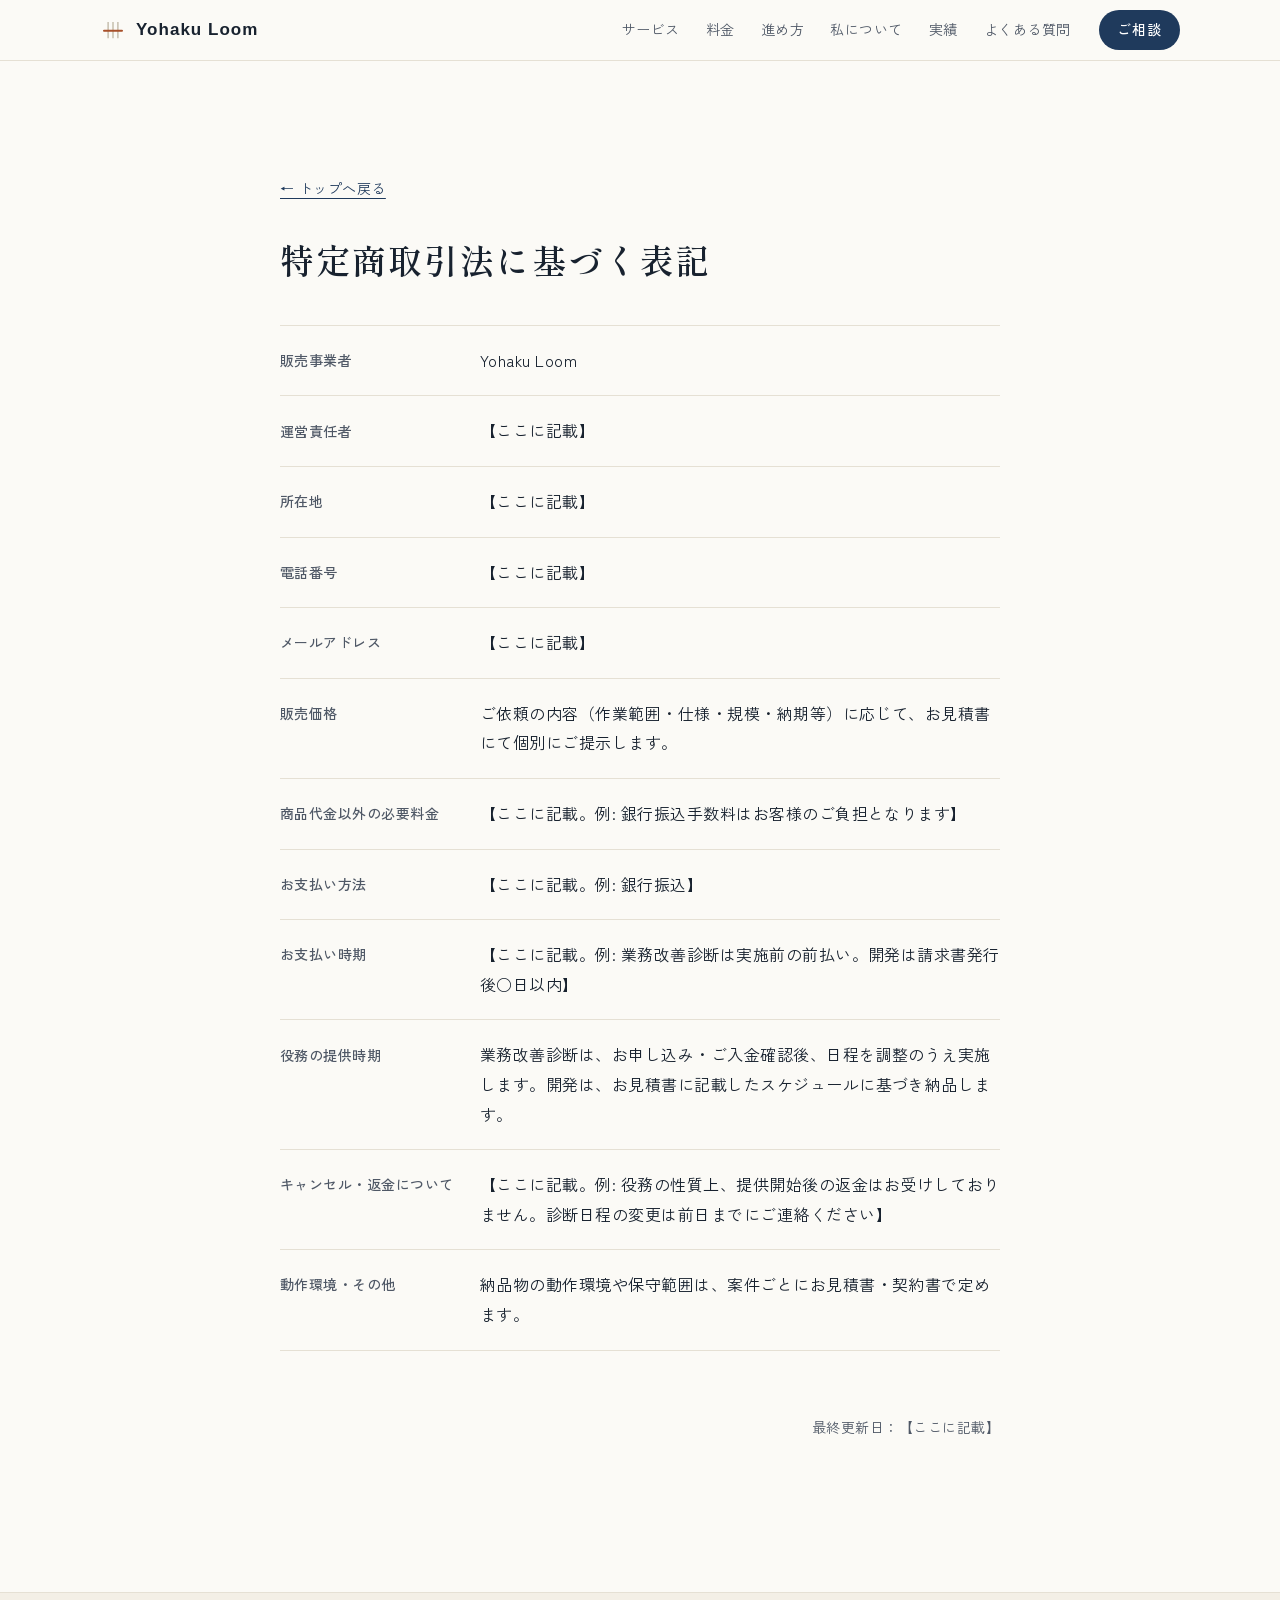
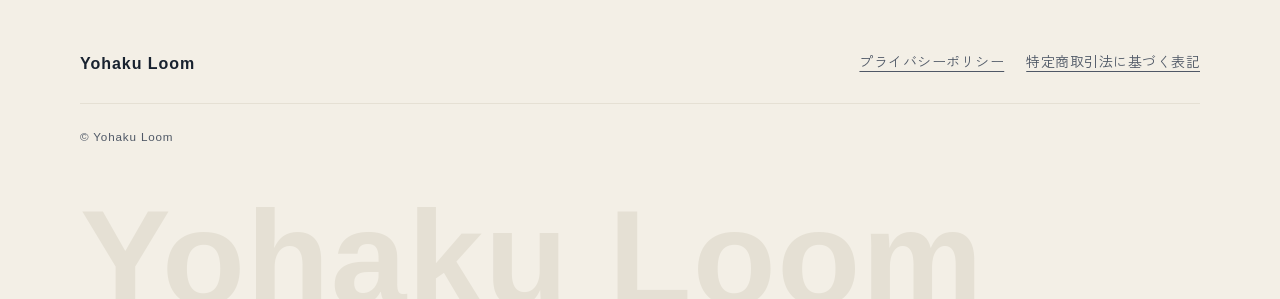
<file: legal.html>
<!doctype html>
<html lang="ja">
<head>
  <meta charset="utf-8">
  <meta name="viewport" content="width=device-width, initial-scale=1">
  <title>特定商取引法に基づく表記｜Yohaku Loom</title>
  <meta name="description" content="Yohaku Loomの特定商取引法に基づく表記です。">
  <meta name="color-scheme" content="light dark">
  <meta name="robots" content="noindex">
  <link rel="icon" href="assets/favicon.svg" type="image/svg+xml">
  <link rel="apple-touch-icon" href="assets/apple-touch-icon.png">
  <link rel="preconnect" href="https://fonts.googleapis.com">
  <link rel="preconnect" href="https://fonts.gstatic.com" crossorigin>
  <link rel="stylesheet" href="https://fonts.googleapis.com/css2?family=Shippori+Mincho:wght@500;600&family=Zen+Kaku+Gothic+New:wght@400;500;700&display=swap">
  <link rel="stylesheet" href="assets/style.css">
  <script>document.documentElement.classList.add("js");</script>
  <script src="assets/main.js" defer></script>
</head>
<body>
  <a class="skip-link" href="#main">本文へスキップ</a>

  <header class="site-header">
    <div class="header-inner">
      <a class="brand" href="index.html" aria-label="Yohaku Loom トップへ">
        <svg class="brand-mark" viewBox="0 0 32 32" aria-hidden="true" focusable="false">
          <path d="M10 6v20M16 6v20M22 6v20" class="brand-warp" />
          <path d="M5 17h22" class="brand-weft" />
        </svg>
        <span>Yohaku Loom</span>
      </a>
      <button class="nav-toggle" type="button" aria-expanded="false" aria-controls="site-nav">
        <span class="nav-toggle-bars" aria-hidden="true"></span>
        <span class="nav-toggle-label">メニュー</span>
      </button>
      <nav class="site-nav" id="site-nav" aria-label="サイト">
        <ul>
          <li><a href="index.html#services">サービス</a></li>
          <li><a href="index.html#pricing">料金</a></li>
          <li><a href="index.html#flow">進め方</a></li>
          <li><a href="index.html#about">私について</a></li>
          <li><a href="index.html#works">実績</a></li>
          <li><a href="index.html#faq">よくある質問</a></li>
        </ul>
      </nav>
      <a class="header-cta" href="index.html#contact">ご相談</a>
    </div>
  </header>

  <main id="main" class="doc">
    <article class="doc-inner">
      <a class="doc-back" href="index.html">← トップへ戻る</a>
      <h1>特定商取引法に基づく表記</h1>

      <dl class="legal-table">
        <div>
          <dt>販売事業者</dt>
          <dd>Yohaku Loom</dd>
        </div>
        <div>
          <dt>運営責任者</dt>
          <dd>【ここに記載】</dd>
        </div>
        <div>
          <dt>所在地</dt>
          <!-- 個人事業で住所を公開しない場合は「請求があった場合には遅滞なく開示いたします。」とする運用も可能です（法令・最新のガイドラインを確認のうえ判断してください） -->
          <dd>【ここに記載】</dd>
        </div>
        <div>
          <dt>電話番号</dt>
          <!-- 上記と同様に「請求があった場合には遅滞なく開示いたします。」とする運用も可能です -->
          <dd>【ここに記載】</dd>
        </div>
        <div>
          <dt>メールアドレス</dt>
          <dd>【ここに記載】</dd>
        </div>
        <div>
          <dt>販売価格</dt>
          <dd>
            <p>ご依頼の内容（作業範囲・仕様・規模・納期等）に応じて、お見積書にて個別にご提示します。</p>
          </dd>
        </div>
        <div>
          <dt>商品代金以外の必要料金</dt>
          <dd>【ここに記載。例: 銀行振込手数料はお客様のご負担となります】</dd>
        </div>
        <div>
          <dt>お支払い方法</dt>
          <dd>【ここに記載。例: 銀行振込】</dd>
        </div>
        <div>
          <dt>お支払い時期</dt>
          <dd>【ここに記載。例: 業務改善診断は実施前の前払い。開発は請求書発行後○日以内】</dd>
        </div>
        <div>
          <dt>役務の提供時期</dt>
          <dd>業務改善診断は、お申し込み・ご入金確認後、日程を調整のうえ実施します。開発は、お見積書に記載したスケジュールに基づき納品します。</dd>
        </div>
        <div>
          <dt>キャンセル・返金について</dt>
          <dd>【ここに記載。例: 役務の性質上、提供開始後の返金はお受けしておりません。診断日程の変更は前日までにご連絡ください】</dd>
        </div>
        <div>
          <dt>動作環境・その他</dt>
          <dd>納品物の動作環境や保守範囲は、案件ごとにお見積書・契約書で定めます。</dd>
        </div>
      </dl>

      <p class="doc-date">最終更新日：【ここに記載】</p>
    </article>
  </main>

  <footer class="site-footer">
    <div class="footer-inner">
      <p class="footer-brand">Yohaku Loom</p>
      <ul class="footer-links">
        <li><a href="privacy.html">プライバシーポリシー</a></li>
        <li><a href="legal.html" aria-current="page">特定商取引法に基づく表記</a></li>
      </ul>
      <p class="copyright"><small>&copy; Yohaku Loom</small></p>
    </div>
    <p class="footer-wordmark" aria-hidden="true">Yohaku Loom</p>
  </footer>
</body>
</html>
</file>
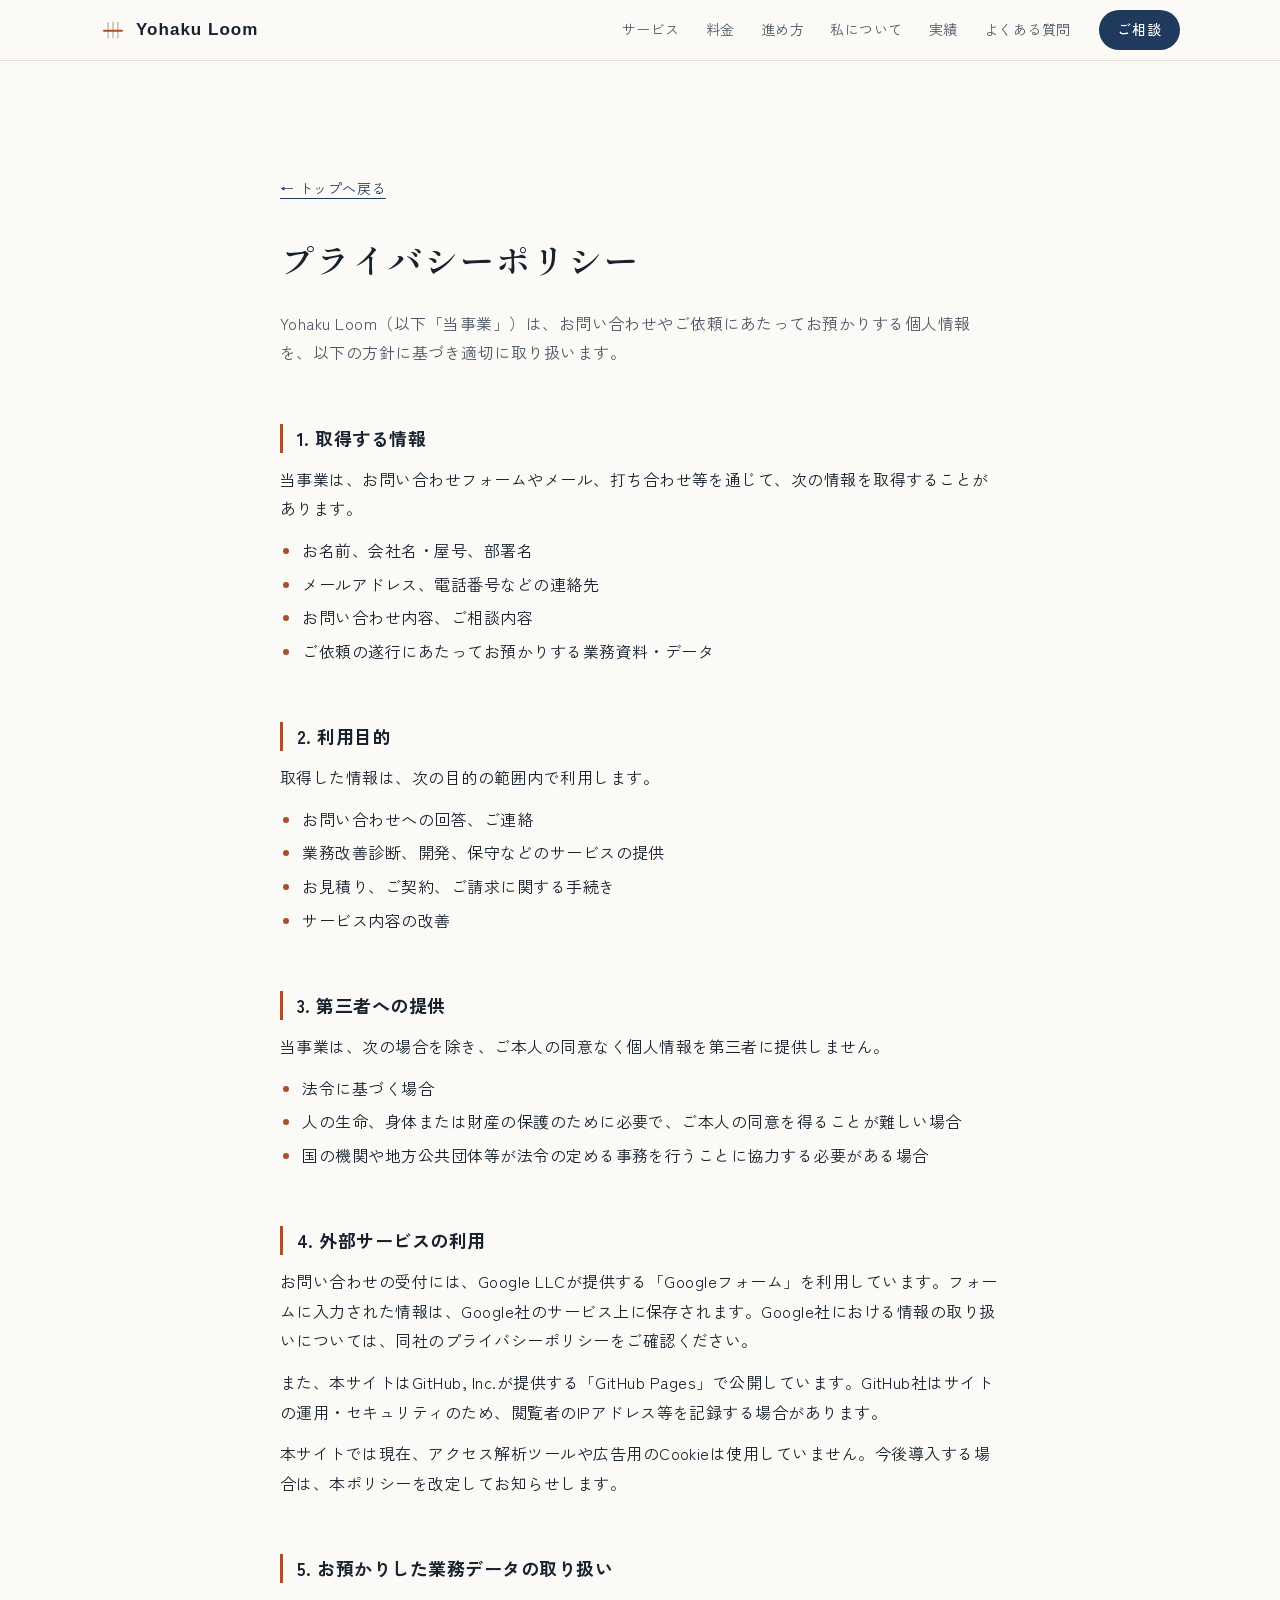
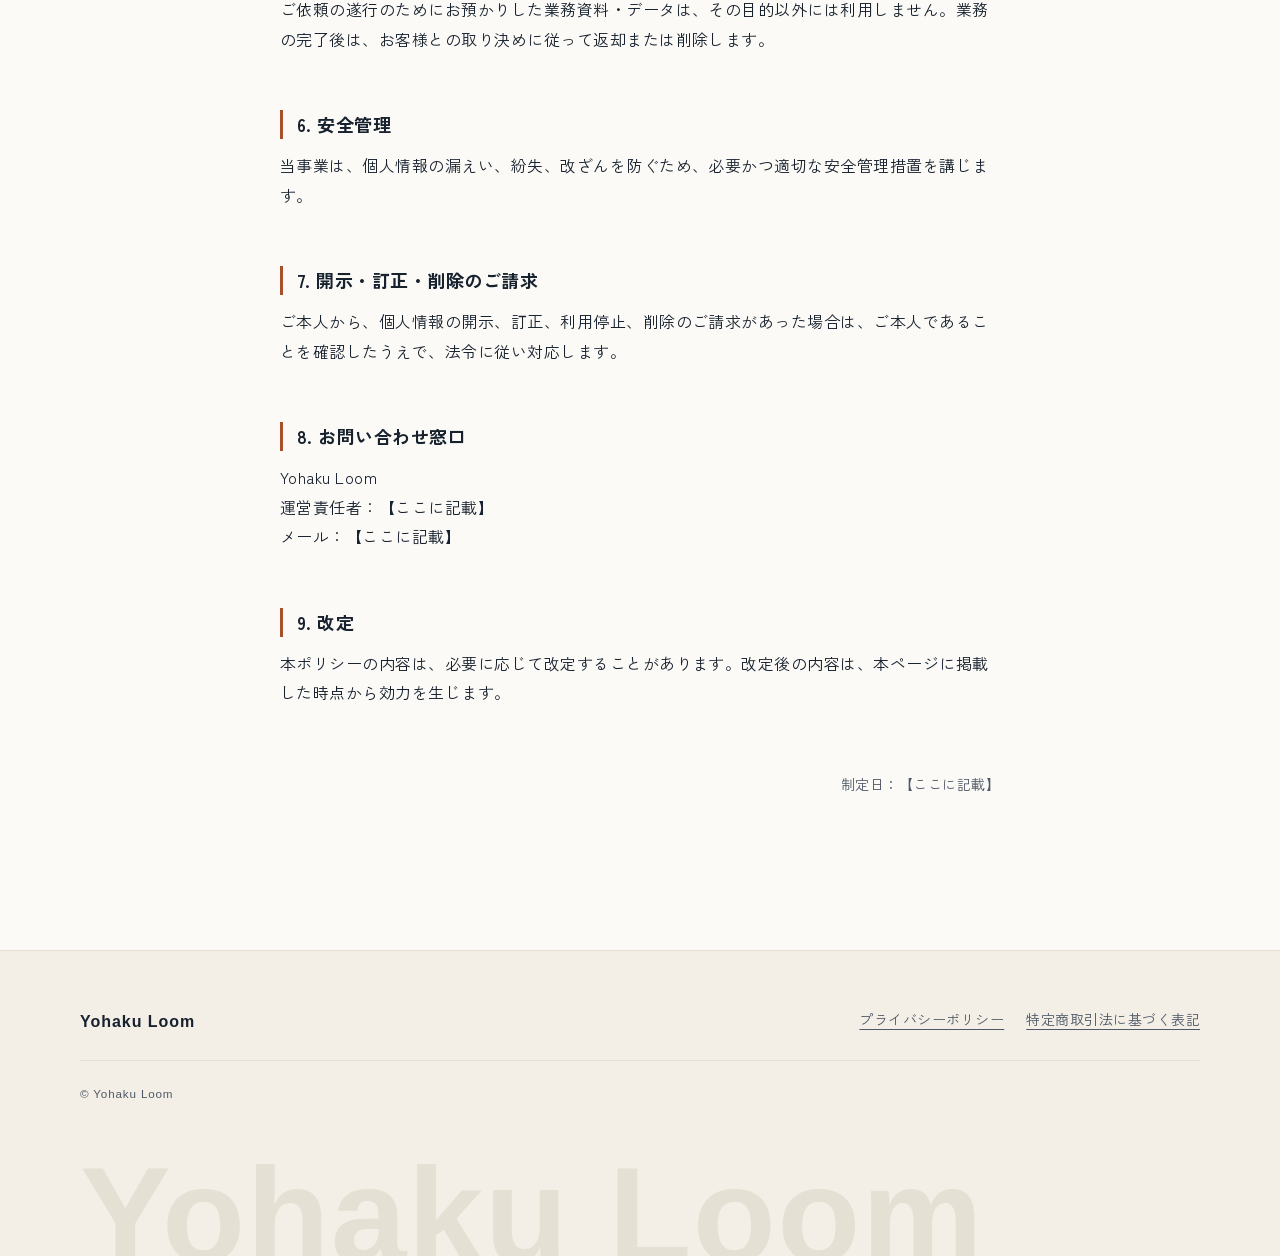
<file: privacy.html>
<!doctype html>
<html lang="ja">
<head>
  <meta charset="utf-8">
  <meta name="viewport" content="width=device-width, initial-scale=1">
  <title>プライバシーポリシー｜Yohaku Loom</title>
  <meta name="description" content="Yohaku Loomにおける個人情報の取り扱いについて定めたプライバシーポリシーです。">
  <meta name="color-scheme" content="light dark">
  <meta name="robots" content="noindex">
  <link rel="icon" href="assets/favicon.svg" type="image/svg+xml">
  <link rel="apple-touch-icon" href="assets/apple-touch-icon.png">
  <link rel="preconnect" href="https://fonts.googleapis.com">
  <link rel="preconnect" href="https://fonts.gstatic.com" crossorigin>
  <link rel="stylesheet" href="https://fonts.googleapis.com/css2?family=Shippori+Mincho:wght@500;600&family=Zen+Kaku+Gothic+New:wght@400;500;700&display=swap">
  <link rel="stylesheet" href="assets/style.css">
  <script>document.documentElement.classList.add("js");</script>
  <script src="assets/main.js" defer></script>
</head>
<body>
  <a class="skip-link" href="#main">本文へスキップ</a>

  <header class="site-header">
    <div class="header-inner">
      <a class="brand" href="index.html" aria-label="Yohaku Loom トップへ">
        <svg class="brand-mark" viewBox="0 0 32 32" aria-hidden="true" focusable="false">
          <path d="M10 6v20M16 6v20M22 6v20" class="brand-warp" />
          <path d="M5 17h22" class="brand-weft" />
        </svg>
        <span>Yohaku Loom</span>
      </a>
      <button class="nav-toggle" type="button" aria-expanded="false" aria-controls="site-nav">
        <span class="nav-toggle-bars" aria-hidden="true"></span>
        <span class="nav-toggle-label">メニュー</span>
      </button>
      <nav class="site-nav" id="site-nav" aria-label="サイト">
        <ul>
          <li><a href="index.html#services">サービス</a></li>
          <li><a href="index.html#pricing">料金</a></li>
          <li><a href="index.html#flow">進め方</a></li>
          <li><a href="index.html#about">私について</a></li>
          <li><a href="index.html#works">実績</a></li>
          <li><a href="index.html#faq">よくある質問</a></li>
        </ul>
      </nav>
      <a class="header-cta" href="index.html#contact">ご相談</a>
    </div>
  </header>

  <main id="main" class="doc">
    <article class="doc-inner">
      <a class="doc-back" href="index.html">← トップへ戻る</a>
      <h1>プライバシーポリシー</h1>
      <p class="doc-lead">Yohaku Loom（以下「当事業」）は、お問い合わせやご依頼にあたってお預かりする個人情報を、以下の方針に基づき適切に取り扱います。</p>

      <section aria-labelledby="p1">
        <h2 id="p1">1. 取得する情報</h2>
        <p>当事業は、お問い合わせフォームやメール、打ち合わせ等を通じて、次の情報を取得することがあります。</p>
        <ul class="bullets">
          <li>お名前、会社名・屋号、部署名</li>
          <li>メールアドレス、電話番号などの連絡先</li>
          <li>お問い合わせ内容、ご相談内容</li>
          <li>ご依頼の遂行にあたってお預かりする業務資料・データ</li>
        </ul>
      </section>

      <section aria-labelledby="p2">
        <h2 id="p2">2. 利用目的</h2>
        <p>取得した情報は、次の目的の範囲内で利用します。</p>
        <ul class="bullets">
          <li>お問い合わせへの回答、ご連絡</li>
          <li>業務改善診断、開発、保守などのサービスの提供</li>
          <li>お見積り、ご契約、ご請求に関する手続き</li>
          <li>サービス内容の改善</li>
        </ul>
      </section>

      <section aria-labelledby="p3">
        <h2 id="p3">3. 第三者への提供</h2>
        <p>当事業は、次の場合を除き、ご本人の同意なく個人情報を第三者に提供しません。</p>
        <ul class="bullets">
          <li>法令に基づく場合</li>
          <li>人の生命、身体または財産の保護のために必要で、ご本人の同意を得ることが難しい場合</li>
          <li>国の機関や地方公共団体等が法令の定める事務を行うことに協力する必要がある場合</li>
        </ul>
      </section>

      <section aria-labelledby="p4">
        <h2 id="p4">4. 外部サービスの利用</h2>
        <p>お問い合わせの受付には、Google LLCが提供する「Googleフォーム」を利用しています。フォームに入力された情報は、Google社のサービス上に保存されます。Google社における情報の取り扱いについては、同社のプライバシーポリシーをご確認ください。</p>
        <p>また、本サイトはGitHub, Inc.が提供する「GitHub Pages」で公開しています。GitHub社はサイトの運用・セキュリティのため、閲覧者のIPアドレス等を記録する場合があります。</p>
        <p>本サイトでは現在、アクセス解析ツールや広告用のCookieは使用していません。今後導入する場合は、本ポリシーを改定してお知らせします。</p>
      </section>

      <section aria-labelledby="p5">
        <h2 id="p5">5. お預かりした業務データの取り扱い</h2>
        <p>ご依頼の遂行のためにお預かりした業務資料・データは、その目的以外には利用しません。業務の完了後は、お客様との取り決めに従って返却または削除します。</p>
      </section>

      <section aria-labelledby="p6">
        <h2 id="p6">6. 安全管理</h2>
        <p>当事業は、個人情報の漏えい、紛失、改ざんを防ぐため、必要かつ適切な安全管理措置を講じます。</p>
      </section>

      <section aria-labelledby="p7">
        <h2 id="p7">7. 開示・訂正・削除のご請求</h2>
        <p>ご本人から、個人情報の開示、訂正、利用停止、削除のご請求があった場合は、ご本人であることを確認したうえで、法令に従い対応します。</p>
      </section>

      <section aria-labelledby="p8">
        <h2 id="p8">8. お問い合わせ窓口</h2>
        <p>Yohaku Loom<br>運営責任者：【ここに記載】<br>メール：【ここに記載】</p>
      </section>

      <section aria-labelledby="p9">
        <h2 id="p9">9. 改定</h2>
        <p>本ポリシーの内容は、必要に応じて改定することがあります。改定後の内容は、本ページに掲載した時点から効力を生じます。</p>
      </section>

      <p class="doc-date">制定日：【ここに記載】</p>
    </article>
  </main>

  <footer class="site-footer">
    <div class="footer-inner">
      <p class="footer-brand">Yohaku Loom</p>
      <ul class="footer-links">
        <li><a href="privacy.html" aria-current="page">プライバシーポリシー</a></li>
        <li><a href="legal.html">特定商取引法に基づく表記</a></li>
      </ul>
      <p class="copyright"><small>&copy; Yohaku Loom</small></p>
    </div>
    <p class="footer-wordmark" aria-hidden="true">Yohaku Loom</p>
  </footer>
</body>
</html>
</file>
<file: assets/style.css>
/* ==========================================================================
   Yohaku Loom — style.css
   生成りの余白に、濃紺の縦糸と柿色の横糸。
   ========================================================================== */

/* ---------- Design tokens ---------- */
:root {
  /* Color — Light */
  --bg: #fbfaf6;            /* 白に近い生成り */
  --bg-soft: #f3efe6;       /* 生成り */
  --surface: #ffffff;
  --line: #e5e0d4;
  --line-strong: #cbc4b4;
  --text: #18222f;          /* 墨紺  on --bg 15.4:1 */
  --muted: #4f5866;         /* on --bg 6.9:1 / on --bg-soft 6.3:1 */
  --accent: #1f3a5c;        /* 濃紺  on --bg 11.1:1 */
  --accent-strong: #142a45;
  --accent-soft: #e6ebf2;
  --on-accent: #ffffff;
  --thread: #a8502a;        /* 柿色の横糸 on --bg 5.2:1 / on --thread-soft 4.5:1 */
  --thread-soft: #f6e7dc;
  --band: #18283d;          /* お問い合わせ帯 */
  --band-text: #f3efe6;
  --band-muted: #c3cbd6;    /* on --band 9.1:1 */
  --shadow: 0 1px 2px rgba(24, 34, 47, .04), 0 10px 28px -8px rgba(24, 34, 47, .10);
  --shadow-lg: 0 2px 4px rgba(24, 34, 47, .04), 0 28px 56px -16px rgba(24, 34, 47, .20);

  /* Type */
  --font-sans: "Zen Kaku Gothic New", "Hiragino Sans", "Hiragino Kaku Gothic ProN", "Noto Sans JP", "Yu Gothic UI", "Meiryo", system-ui, sans-serif;
  --font-serif: "Shippori Mincho", "Hiragino Mincho ProN", "Yu Mincho", "Noto Serif JP", serif;
  --font-latin: "Avenir Next", "Segoe UI", "Helvetica Neue", Arial, sans-serif;

  --fs-xs: .75rem;
  --fs-sm: .875rem;
  --fs-base: 1rem;
  --fs-md: 1.125rem;
  --fs-lg: 1.375rem;
  --fs-h2: clamp(1.625rem, 4.6vw, 2.375rem);
  --fs-hero: clamp(2.25rem, 8vw, 4.25rem);

  /* Space & shape */
  --measure: 720px;
  --wide: 1120px;
  --gutter: 20px;
  --radius-sm: 8px;
  --radius: 14px;
  --radius-lg: 22px;
  --section-space: clamp(88px, 12vw, 152px);
}

@media (prefers-color-scheme: dark) {
  :root {
    --bg: #0f1520;
    --bg-soft: #131b28;
    --surface: #18212f;
    --line: #273244;
    --line-strong: #3a4659;
    --text: #e8ebf0;        /* on --bg 15.3:1 */
    --muted: #a9b2bf;       /* on --surface 7.6:1 */
    --accent: #a9c2e2;      /* on --bg 10.0:1 */
    --accent-strong: #c9d9ee;
    --accent-soft: #1c2a3e;
    --on-accent: #0d1522;   /* on --accent 10.0:1 */
    --thread: #e6a079;      /* on --bg 8.4:1 */
    --thread-soft: #2c2019;
    --band: #18212f;
    --band-text: #e8ebf0;
    --band-muted: #a9b2bf;
    --shadow: 0 1px 2px rgba(0, 0, 0, .3), 0 10px 28px -8px rgba(0, 0, 0, .35);
    --shadow-lg: 0 28px 56px -16px rgba(0, 0, 0, .6);
  }
}

/* ---------- Base ---------- */
*,
*::before,
*::after { box-sizing: border-box; }

[hidden] { display: none !important; }

html {
  -webkit-text-size-adjust: 100%;
  text-size-adjust: 100%;
  scroll-behavior: smooth;
  scroll-padding-top: 76px;
}

body {
  margin: 0;
  background: var(--bg);
  color: var(--text);
  font-family: var(--font-sans);
  font-size: var(--fs-base);
  line-height: 1.85;
  letter-spacing: .03em;
  -webkit-font-smoothing: antialiased;
  overflow-wrap: anywhere;
  line-break: strict;
}

h1, h2, h3, h4, p, ul, ol, dl, dd, figure { margin: 0; }
ul, ol { padding: 0; list-style: none; }

a {
  color: var(--accent);
  text-decoration-thickness: 1px;
  text-underline-offset: .25em;
}
a:hover { color: var(--accent-strong); }

:focus-visible {
  outline: 2px solid var(--thread);
  outline-offset: 3px;
  border-radius: 4px;
}

::selection { background: var(--accent); color: var(--on-accent); }

.visually-hidden {
  position: absolute !important;
  width: 1px; height: 1px;
  margin: -1px; padding: 0;
  overflow: hidden;
  clip: rect(0 0 0 0);
  white-space: nowrap;
  border: 0;
}

.skip-link {
  position: absolute;
  left: 12px;
  top: -100px;
  z-index: 100;
  padding: 8px 16px;
  background: var(--accent);
  color: var(--on-accent);
  border-radius: var(--radius-sm);
  text-decoration: none;
}
.skip-link:focus { top: 12px; color: var(--on-accent); }

/* 幅の狭い画面では改行しない <br> */
.br-wide { display: none; }
@media (min-width: 720px) { .br-wide { display: inline; } }

/* 見出しを文節の途中で改行しない（対応ブラウザのみ） */
h1, h2, h3, .lane-label, .callout { word-break: auto-phrase; }

/* ---------- Header ---------- */
.site-header {
  position: sticky;
  top: 0;
  z-index: 50;
  background: color-mix(in srgb, var(--bg) 88%, transparent);
  -webkit-backdrop-filter: saturate(140%) blur(10px);
  backdrop-filter: saturate(140%) blur(10px);
  border-bottom: 1px solid var(--line);
  transition: box-shadow .3s;
}
.site-header.is-scrolled { box-shadow: 0 8px 24px -14px rgba(24, 34, 47, .22); }
@supports not (background: color-mix(in srgb, red 50%, blue)) {
  .site-header { background: var(--bg); }
}

.header-inner {
  max-width: var(--wide);
  margin: 0 auto;
  padding: 10px var(--gutter);
  display: flex;
  align-items: center;
  gap: 8px;
  min-height: 60px;
}

.brand {
  display: inline-flex;
  align-items: center;
  gap: 10px;
  margin-right: auto;
  color: var(--text);
  text-decoration: none;
  font-family: var(--font-latin);
  font-weight: 600;
  font-size: 1.0625rem;
  letter-spacing: .06em;
  white-space: nowrap;
}
.brand:hover { color: var(--text); }
.brand-mark { width: 26px; height: 26px; flex: none; }
.brand-warp { stroke: var(--line-strong); stroke-width: 2; }
.brand-weft { stroke: var(--thread); stroke-width: 2.6; stroke-linecap: round; }

.site-nav ul {
  display: flex;
  align-items: center;
  gap: 2px;
}
.site-nav a {
  display: block;
  padding: 6px 12px;
  color: var(--muted);
  font-size: var(--fs-sm);
  text-decoration: none;
  white-space: nowrap;
  border-radius: 999px;
  transition: color .2s, background-color .2s;
}
.site-nav a:hover { color: var(--text); background: var(--bg-soft); }
.site-nav a.is-active { color: var(--text); background: var(--accent-soft); }

.header-cta {
  flex: none;
  margin-left: 8px;
  padding: 7px 18px;
  background: var(--accent);
  color: var(--on-accent);
  font-size: var(--fs-sm);
  font-weight: 500;
  letter-spacing: .08em;
  text-decoration: none;
  border-radius: 999px;
  transition: background-color .2s;
}
.header-cta:hover { background: var(--accent-strong); color: var(--on-accent); }

.nav-toggle { display: none; }

/* 狭い画面：JSありならメニューボタン、なしなら横スクロールのナビ */
@media (max-width: 939px) {
  .header-inner { flex-wrap: wrap; }
  .site-nav {
    order: 3;
    width: 100%;
    overflow-x: auto;
    -webkit-overflow-scrolling: touch;
  }
  .site-nav ul { padding-bottom: 4px; }

  .js .nav-toggle {
    order: 2;
    display: inline-flex;
    align-items: center;
    gap: 8px;
    min-height: 44px;
    padding: 0 10px;
    background: none;
    border: 0;
    color: var(--text);
    font: inherit;
    font-size: var(--fs-sm);
    cursor: pointer;
  }
  .js .header-cta { order: 1; }
  .js .site-nav {
    display: none;
    overflow: visible;
    padding: 8px 0 14px;
  }
  .js .site-nav.is-open { display: block; }
  .js .site-nav ul { flex-direction: column; align-items: stretch; gap: 0; }
  .js .site-nav a {
    padding: 12px 4px;
    font-size: var(--fs-base);
    color: var(--text);
    border-radius: 0;
    border-bottom: 1px solid var(--line);
  }
  .js .site-nav a:hover,
  .js .site-nav a.is-active { background: none; color: var(--accent); }
}

.nav-toggle-bars,
.nav-toggle-bars::before,
.nav-toggle-bars::after {
  display: block;
  width: 18px;
  height: 1.5px;
  background: currentColor;
  border-radius: 2px;
  transition: transform .25s, opacity .2s;
}
.nav-toggle-bars { position: relative; }
.nav-toggle-bars::before,
.nav-toggle-bars::after {
  content: "";
  position: absolute;
  left: 0;
}
.nav-toggle-bars::before { top: -6px; }
.nav-toggle-bars::after { top: 6px; }
.nav-toggle[aria-expanded="true"] .nav-toggle-bars { background: transparent; }
.nav-toggle[aria-expanded="true"] .nav-toggle-bars::before { transform: translateY(6px) rotate(45deg); }
.nav-toggle[aria-expanded="true"] .nav-toggle-bars::after { transform: translateY(-6px) rotate(-45deg); }

@media (max-width: 400px) {
  .header-inner { padding-left: 16px; padding-right: 10px; gap: 4px; }
  .brand-mark { display: none; }
  .brand { font-size: .9375rem; }
  .header-cta { padding: 7px 14px; margin-left: 0; }
  .js .nav-toggle-label { position: absolute; width: 1px; height: 1px; overflow: hidden; clip: rect(0 0 0 0); }
  .js .nav-toggle { min-width: 44px; justify-content: center; }
}

/* ---------- Buttons & links ---------- */
.button {
  display: inline-flex;
  align-items: center;
  justify-content: center;
  gap: 12px;
  min-height: 52px;
  padding: 14px 30px;
  background: var(--accent);
  color: var(--on-accent);
  font-weight: 500;
  text-decoration: none;
  letter-spacing: .08em;
  border-radius: 999px;
  border: 1px solid var(--accent);
  transition: background-color .2s, border-color .2s, color .2s, box-shadow .2s;
}
.button:hover {
  background: var(--accent-strong);
  border-color: var(--accent-strong);
  color: var(--on-accent);
  box-shadow: var(--shadow);
}
.button-arrow { display: inline-block; transition: transform .25s; }
.button:hover .button-arrow { transform: translateX(3px); }

.button--ghost {
  background: transparent;
  color: var(--accent);
  border-color: var(--line-strong);
}
.button--ghost:hover {
  background: var(--surface);
  color: var(--accent);
  border-color: var(--accent);
}

.button--light {
  background: var(--band-text);
  color: var(--band);
  border-color: var(--band-text);
}
.button--light:hover {
  background: #ffffff;
  border-color: #ffffff;
  color: var(--band);
}
.button--large { min-height: 60px; padding: 18px 38px; font-size: 1.0625rem; }

.text-link {
  display: inline-flex;
  align-items: center;
  gap: 2px;
  font-weight: 500;
  text-decoration: none;
  background-image: linear-gradient(currentColor, currentColor);
  background-size: 100% 1px;
  background-position: 0 100%;
  background-repeat: no-repeat;
  padding-bottom: 2px;
  transition: background-size .3s;
}
.text-link:hover { background-size: 40% 1px; }

/* ---------- Hero ---------- */
.hero {
  position: relative;
  overflow: hidden;
  padding: clamp(64px, 12vw, 152px) var(--gutter) clamp(80px, 13vw, 160px);
  border-bottom: 1px solid var(--line);
}

.hero-inner {
  position: relative;
  z-index: 1;
  max-width: var(--wide);
  margin: 0 auto;
  display: grid;
  gap: clamp(56px, 10vw, 72px);
}
.hero-copy { max-width: var(--measure); }

@media (min-width: 1024px) {
  .hero-inner {
    grid-template-columns: minmax(0, 1.25fr) minmax(0, .75fr);
    align-items: center;
    gap: 64px;
  }
  .hero .hero-title { font-size: 3.5rem; }
}

/* 読み込み時に順番に立ち上がる */
.hero-eyebrow,
.hero-title .line,
.hero-lead,
.hero-actions,
.hero-points,
.hero-visual { animation: rise .9s cubic-bezier(.2, .7, .2, 1) both; }
.hero-title .line:nth-child(1) { animation-delay: .08s; }
.hero-title .line:nth-child(2) { animation-delay: .18s; }
.hero-lead { animation-delay: .3s; }
.hero-actions { animation-delay: .42s; }
.hero-points { animation-delay: .52s; }
.hero-visual { animation-delay: .5s; }
@keyframes rise {
  from { opacity: 0; transform: translateY(14px); }
  to   { opacity: 1; transform: none; }
}

.hero-eyebrow {
  display: inline-flex;
  align-items: center;
  gap: 12px;
  margin-bottom: 28px;
  color: var(--muted);
  font-size: .8125rem;
  letter-spacing: .14em;
}
.hero-eyebrow::before {
  content: "";
  width: 32px;
  height: 1px;
  background: var(--thread);
}

.hero-title {
  font-family: var(--font-serif);
  font-weight: 600;
  font-size: var(--fs-hero);
  line-height: 1.42;
  letter-spacing: .06em;
}
.hero-title .line { display: block; }
.hero-title em {
  font-style: normal;
  color: var(--accent);
  background-image: linear-gradient(transparent 80%, var(--thread-soft) 80%);
}

.hero-lead {
  margin-top: 28px;
  max-width: 36em;
  color: var(--muted);
  font-size: clamp(1rem, 2.4vw, 1.125rem);
  line-height: 2;
}

.hero-actions {
  display: flex;
  flex-wrap: wrap;
  gap: 12px;
  margin-top: 40px;
}
@media (max-width: 479px) {
  .hero-actions .button { flex: 1 1 100%; }
  .hero-eyebrow { font-size: .75rem; letter-spacing: .08em; gap: 10px; }
  .hero-eyebrow::before { width: 20px; }
}

.hero-points {
  display: flex;
  flex-wrap: wrap;
  gap: 8px 22px;
  margin-top: 32px;
  color: var(--muted);
  font-size: var(--fs-sm);
}
.hero-points li {
  display: inline-flex;
  align-items: center;
  gap: 8px;
}
.hero-points li::before {
  content: "";
  width: 10px;
  height: 5px;
  margin-top: -3px;
  border-left: 1.5px solid var(--thread);
  border-bottom: 1.5px solid var(--thread);
  transform: rotate(-45deg);
}

/* ヒーローの画面イメージ */
.hero-visual {
  width: 100%;
  max-width: 400px;
  justify-self: center;
}
@media (min-width: 1024px) { .hero-visual { justify-self: end; } }

.mock {
  background: var(--surface);
  border: 1px solid var(--line);
  border-radius: 16px;
  box-shadow: var(--shadow-lg);
  overflow: hidden;
  font-size: .8125rem;
  line-height: 1.6;
}
.mock-bar {
  display: flex;
  align-items: center;
  gap: 6px;
  padding: 10px 14px;
  background: var(--bg-soft);
  border-bottom: 1px solid var(--line);
}
.mock-dot {
  width: 9px;
  height: 9px;
  border-radius: 50%;
  background: var(--line-strong);
}
.mock-name {
  margin-left: 8px;
  color: var(--muted);
  font-size: var(--fs-xs);
}
.mock-body {
  display: grid;
  gap: 16px;
  padding: 20px;
}
.mock-files { display: grid; gap: 6px; }
.mock-files li,
.mock-result {
  display: flex;
  align-items: center;
  gap: 10px;
  padding: 7px 10px;
  border: 1px solid var(--line);
  border-radius: var(--radius-sm);
}
.mock-ext {
  flex: none;
  padding: 0 6px;
  background: var(--bg-soft);
  color: var(--muted);
  border-radius: 4px;
  font-family: var(--font-latin);
  font-size: .625rem;
  font-weight: 600;
  letter-spacing: .06em;
}
.mock-ext--xlsx { background: var(--accent); color: var(--on-accent); }

.mock-run {
  display: flex;
  align-items: center;
  justify-content: center;
  gap: 10px;
  padding: 9px;
  background: var(--accent);
  color: var(--on-accent);
  border-radius: 999px;
  font-weight: 500;
  letter-spacing: .08em;
  animation: press .5s ease 1.4s both;
}
.mock-run-icon {
  width: 0;
  height: 0;
  border-left: 8px solid currentColor;
  border-top: 5px solid transparent;
  border-bottom: 5px solid transparent;
}
@keyframes press {
  40% { transform: scale(.96); box-shadow: 0 0 0 6px var(--accent-soft); }
  100% { transform: none; box-shadow: 0 0 0 0 transparent; }
}

.mock-steps {
  display: grid;
  gap: 8px;
  padding: 0 4px;
}
.mock-steps li {
  display: flex;
  align-items: center;
  gap: 10px;
  color: var(--muted);
  animation: step-text .3s ease both;
}
.mock-steps li::before {
  content: "✓";
  display: grid;
  place-items: center;
  flex: none;
  width: 18px;
  height: 18px;
  border: 1.5px solid var(--line-strong);
  border-radius: 50%;
  color: transparent;
  font-size: .6875rem;
  line-height: 1;
  animation: step-check .3s ease both;
}
.mock-steps li:nth-child(1),
.mock-steps li:nth-child(1)::before { animation-delay: 1.9s; }
.mock-steps li:nth-child(2),
.mock-steps li:nth-child(2)::before { animation-delay: 2.3s; }
.mock-steps li:nth-child(3),
.mock-steps li:nth-child(3)::before { animation-delay: 2.7s; }
@keyframes step-check {
  to { background: var(--accent); border-color: var(--accent); color: var(--on-accent); }
}
@keyframes step-text { to { color: var(--text); } }

.mock-result {
  border-style: dashed;
  border-color: var(--thread);
  background: var(--thread-soft);
  font-weight: 500;
  animation: rise .6s cubic-bezier(.2, .7, .2, 1) 3.1s both;
}

.hero-visual-caption {
  margin-top: 12px;
  color: var(--muted);
  font-size: var(--fs-xs);
  text-align: right;
}

.hero-weave {
  position: absolute;
  z-index: 0;
  top: 0;
  right: -8%;
  width: min(70vw, 600px);
  height: 100%;
  opacity: .9;
  pointer-events: none;
  -webkit-mask-image: linear-gradient(to left, #000 30%, transparent 95%);
  mask-image: linear-gradient(to left, #000 30%, transparent 95%);
}
.hero-weave .warp line { stroke: var(--line); stroke-width: 1; }
.hero-weave .weft {
  fill: none;
  stroke: var(--thread);
  stroke-width: 1.6;
  stroke-linecap: round;
  stroke-dasharray: 520;
  stroke-dashoffset: 520;
  animation: weave 2.4s cubic-bezier(.6, 0, .2, 1) .3s forwards;
}
@keyframes weave { to { stroke-dashoffset: 0; } }

@media (max-width: 719px) {
  .hero-weave { right: -30%; width: 90vw; opacity: .5; }
}

/* ---------- Sections ---------- */
.section { padding: var(--section-space) var(--gutter); }
.section--soft { background: var(--bg-soft); }

.section-inner {
  max-width: var(--wide);
  margin: 0 auto;
}

.section-head {
  display: grid;
  gap: 14px;
  margin-bottom: clamp(44px, 7vw, 72px);
}
@media (min-width: 1024px) {
  .section-head {
    grid-template-columns: minmax(0, 1fr) minmax(0, 1fr);
    grid-template-areas:
      "label label"
      "title desc";
    column-gap: 64px;
    align-items: end;
  }
  .section-label { grid-area: label; }
  .section-head h2 { grid-area: title; }
  .section-desc { grid-area: desc; padding-bottom: .5em; }
}

.section-label {
  display: flex;
  align-items: baseline;
  gap: 12px;
  color: var(--muted);
  font-family: var(--font-latin);
  font-size: var(--fs-xs);
  letter-spacing: .22em;
  text-transform: uppercase;
}
.section-num {
  color: var(--thread);
  font-weight: 600;
  letter-spacing: .08em;
}
.section-num::after {
  content: "";
  display: inline-block;
  width: 24px;
  height: 1px;
  margin-left: 12px;
  vertical-align: middle;
  background: var(--line-strong);
}

.section h2 {
  font-family: var(--font-serif);
  font-weight: 600;
  font-size: var(--fs-h2);
  line-height: 1.5;
  letter-spacing: .06em;
}

.section-desc {
  max-width: 36em;
  color: var(--muted);
}

/* ---------- Shared parts ---------- */
.icon {
  fill: none;
  stroke: var(--accent);
  stroke-width: 1.5;
  stroke-linecap: round;
  stroke-linejoin: round;
}

.tags {
  display: flex;
  flex-wrap: wrap;
  gap: 8px;
}
.tags li {
  padding: 4px 12px;
  background: var(--bg);
  border: 1px solid var(--line);
  border-radius: 999px;
  font-size: var(--fs-sm);
  line-height: 1.7;
}
.section--soft .tags li { background: var(--surface); }
.tags--small li {
  padding: 1px 10px;
  font-family: var(--font-latin);
  font-size: .8125rem;
  letter-spacing: .02em;
}

.checklist { display: grid; gap: 8px; }
.checklist li {
  position: relative;
  padding-left: 28px;
}
.checklist li::before {
  content: "";
  position: absolute;
  left: 3px;
  top: .62em;
  width: 11px;
  height: 6px;
  border-left: 2px solid var(--thread);
  border-bottom: 2px solid var(--thread);
  transform: rotate(-45deg);
}

.dash-list { display: grid; gap: 6px; }
.dash-list li {
  position: relative;
  padding-left: 18px;
}
.dash-list li::before {
  content: "";
  position: absolute;
  left: 0;
  top: .9em;
  width: 8px;
  height: 1px;
  background: var(--muted);
}

.kind-badge {
  display: inline-block;
  margin-right: 10px;
  padding: 1px 10px;
  background: var(--accent);
  color: var(--on-accent);
  font-size: var(--fs-xs);
  font-weight: 500;
  letter-spacing: .1em;
  border-radius: 4px;
}
.kind-badge--muted {
  background: transparent;
  color: var(--accent);
  box-shadow: inset 0 0 0 1px var(--accent);
}

/* ---------- 01 Concerns ---------- */
.worries {
  border-top: 1px solid var(--line-strong);
}
.worry {
  display: flex;
  flex-wrap: wrap;
  align-items: center;
  gap: 6px 16px;
  padding: 20px 0;
  border-bottom: 1px solid var(--line);
}
.worry-text {
  font-size: clamp(1.0625rem, 2.4vw, 1.25rem);
  font-weight: 500;
  line-height: 1.6;
}
.worry-line {
  flex: 1 1 40px;
  min-width: 40px;
  height: 1px;
  background-image: linear-gradient(90deg, var(--line-strong) 50%, transparent 50%);
  background-size: 6px 1px;
}
.worry-link {
  display: inline-flex;
  align-items: center;
  gap: 10px;
  padding: 4px 14px 4px 4px;
  border: 1px solid var(--line);
  border-radius: 999px;
  color: var(--accent);
  font-size: var(--fs-sm);
  text-decoration: none;
  white-space: nowrap;
  transition: border-color .2s, background-color .2s;
}
.worry-link:hover { border-color: var(--accent); background: var(--surface); }
.worry-letter {
  display: inline-grid;
  place-items: center;
  width: 26px;
  height: 26px;
  background: var(--accent);
  color: var(--on-accent);
  font-family: var(--font-latin);
  font-size: var(--fs-xs);
  font-weight: 600;
  border-radius: 50%;
}
@media (max-width: 599px) {
  .worry-line { display: none; }
  .worry { padding: 18px 0; gap: 10px; }
  .worry-text { flex: 1 1 100%; }
}

.callout {
  display: flex;
  flex-wrap: wrap;
  align-items: center;
  justify-content: space-between;
  gap: 16px 32px;
  margin-top: 48px;
  padding: 24px 28px;
  background: var(--thread-soft);
  border-radius: var(--radius);
  font-weight: 500;
}
.callout .text-link { color: var(--thread); }

/* ---------- 02 Services ---------- */
.service-index {
  margin-bottom: 40px;
}
.service-index ol {
  display: flex;
  flex-wrap: wrap;
  gap: 8px;
}
.service-index a {
  display: inline-flex;
  align-items: center;
  gap: 10px;
  padding: 6px 16px 6px 6px;
  background: var(--surface);
  border: 1px solid var(--line);
  border-radius: 999px;
  color: var(--text);
  font-size: var(--fs-sm);
  text-decoration: none;
  transition: border-color .2s;
}
.service-index a:hover { border-color: var(--accent); color: var(--accent); }
.service-index span {
  display: inline-grid;
  place-items: center;
  width: 26px;
  height: 26px;
  background: var(--accent-soft);
  color: var(--accent);
  font-family: var(--font-latin);
  font-size: var(--fs-xs);
  font-weight: 600;
  border-radius: 50%;
}

.services {
  display: grid;
  gap: 20px;
}

.service {
  display: grid;
  gap: 28px;
  padding: clamp(28px, 5vw, 48px);
  background: var(--surface);
  border: 1px solid var(--line);
  border-radius: var(--radius-lg);
  scroll-margin-top: 84px;
}
@media (min-width: 900px) {
  .service {
    grid-template-columns: minmax(0, 1.1fr) minmax(0, 1fr);
    gap: 56px;
  }
}

.service-main { position: relative; }
.service-letter {
  font-family: var(--font-serif);
  font-size: 3.5rem;
  font-weight: 500;
  line-height: 1;
  color: var(--thread);
  margin-bottom: 18px;
}
.service-title {
  font-size: clamp(1.25rem, 3vw, 1.5rem);
  font-weight: 700;
  line-height: 1.55;
  letter-spacing: .04em;
}
.service-lead {
  margin-top: 12px;
  color: var(--muted);
}
.service-sub {
  margin: 28px 0 12px;
  color: var(--muted);
  font-size: .8125rem;
  font-weight: 500;
  letter-spacing: .12em;
}
.service-cta { margin-top: 28px; }

.service-detail {
  display: grid;
  gap: 0;
  align-content: start;
  border-top: 1px solid var(--line);
}
@media (min-width: 900px) {
  .service-detail { border-top: 0; border-left: 1px solid var(--line); padding-left: 40px; }
}
.detail {
  padding: 20px 0;
  border-bottom: 1px solid var(--line);
}
@media (min-width: 900px) {
  .detail:first-child { padding-top: 0; }
}
.detail:last-child { border-bottom: 0; padding-bottom: 0; }
.detail dt {
  margin-bottom: 8px;
  color: var(--muted);
  font-size: .8125rem;
  font-weight: 500;
  letter-spacing: .12em;
}
.detail dd { font-size: .9375rem; }
.detail--change dt { color: var(--accent); }
.detail--example dd q {
  display: block;
  position: relative;
  padding: 14px 18px;
  background: var(--bg-soft);
  border-radius: var(--radius-sm) var(--radius-sm) var(--radius-sm) 2px;
  quotes: "「" "」";
}

/* ---------- 03 Sample diagram ---------- */
.sample {
  position: relative;
  padding: clamp(28px, 5vw, 56px);
  background: var(--bg-soft);
  border-radius: var(--radius-lg);
}
.sample-badge {
  display: inline-flex;
  align-items: center;
  gap: 8px;
  margin-bottom: 28px;
  padding: 3px 14px;
  border: 1px dashed var(--thread);
  border-radius: 999px;
  color: var(--thread);
  font-size: .8125rem;
  font-weight: 500;
  letter-spacing: .1em;
}

.lane-label {
  display: flex;
  flex-wrap: wrap;
  align-items: baseline;
  gap: 4px 14px;
  margin-bottom: 16px;
  font-weight: 700;
}
.lane-en {
  font-family: var(--font-latin);
  font-size: var(--fs-xs);
  font-weight: 600;
  letter-spacing: .2em;
  text-transform: uppercase;
  color: var(--muted);
}
.lane--after .lane-en { color: var(--thread); }
.lane-sub {
  color: var(--muted);
  font-size: .8125rem;
  font-weight: 500;
}

.lane-steps {
  position: relative;
  display: grid;
  gap: 10px;
  counter-reset: step;
}
.step {
  position: relative;
  display: flex;
  align-items: center;
  gap: 12px;
  padding: 12px 16px;
  background: var(--surface);
  border: 1px solid var(--line);
  border-radius: var(--radius-sm);
  counter-increment: step;
}
.step-kind {
  flex: none;
  padding: 1px 8px;
  border-radius: 4px;
  font-size: .6875rem;
  font-weight: 500;
  letter-spacing: .06em;
  line-height: 1.8;
}
.step-name { font-weight: 500; line-height: 1.5; }

.step--manual { border-style: dashed; border-color: var(--line-strong); }
.step--manual .step-kind { background: var(--bg-soft); color: var(--muted); box-shadow: inset 0 0 0 1px var(--line); }
.step--manual .step-name { color: var(--muted); }
.step--auto { border-color: var(--accent); }
.step--auto .step-kind { background: var(--accent); color: var(--on-accent); }
.step--human { border-color: var(--thread); box-shadow: 0 0 0 3px var(--thread-soft); }
.step--human .step-kind { background: var(--thread); color: var(--surface); }

/* モバイル：縦に並べ、工程の間を糸でつなぐ */
.lane--before .step:not(:last-child)::after,
.lane--after .step:not(:last-child)::after {
  content: "";
  position: absolute;
  left: 28px;
  bottom: -11px;
  width: 1px;
  height: 10px;
  background: var(--line-strong);
}
.lane--after .step:not(:last-child)::after { background: var(--thread); width: 2px; }

.lane-divider {
  display: grid;
  place-items: center;
  margin: 18px 0;
  color: var(--thread);
}
.lane-divider svg {
  width: 32px;
  height: 32px;
  fill: none;
  stroke: currentColor;
  stroke-width: 1.5;
  stroke-linecap: round;
  stroke-linejoin: round;
}

/* 広い画面：横一列のフロー図 */
@media (min-width: 860px) {
  .lane {
    display: grid;
    grid-template-columns: 11.5em minmax(0, 1fr);
    gap: 28px;
    align-items: center;
  }
  .lane-label { flex-direction: column; gap: 4px; margin-bottom: 0; }
  .lane-steps {
    grid-auto-flow: column;
    grid-auto-columns: minmax(0, 1fr);
    gap: 22px;
  }
  .step {
    flex-direction: column;
    align-items: flex-start;
    gap: 8px;
    min-height: 100%;
    padding: 14px 14px 16px;
  }
  .lane--before .step:not(:last-child)::after,
  .lane--after .step:not(:last-child)::after {
    left: auto;
    right: -23px;
    top: 50%;
    bottom: auto;
    width: 22px;
    height: 1px;
  }
  .lane--after .step:not(:last-child)::after { height: 2px; margin-top: -.5px; }
  .lane-divider { margin: 20px 0 20px 11.5em; justify-content: start; padding-left: 28px; }
}

.sample-caption {
  margin-top: 36px;
  padding-top: 24px;
  border-top: 1px solid var(--line-strong);
}
.sample-caption p:first-child { font-weight: 500; }
.sample-note {
  margin-top: 10px;
  color: var(--muted);
  font-size: .8125rem;
}

/* ---------- 04 Works ---------- */
.works {
  display: grid;
  gap: 20px;
}
.work {
  padding: clamp(28px, 5vw, 48px);
  background: var(--surface);
  border: 1px solid var(--line);
  border-radius: var(--radius-lg);
}
.work--feature {
  display: grid;
  gap: 40px;
  box-shadow: var(--shadow);
}
@media (min-width: 900px) {
  .work--feature {
    grid-template-columns: minmax(0, 1.3fr) minmax(0, 1fr);
    gap: 56px;
    align-items: center;
  }
}
.work-kind {
  display: flex;
  align-items: center;
  flex-wrap: wrap;
  gap: 6px 0;
  margin-bottom: 14px;
  color: var(--muted);
  font-size: .8125rem;
  letter-spacing: .06em;
}
.work-title {
  font-family: var(--font-latin);
  font-size: clamp(1.5rem, 4vw, 2rem);
  font-weight: 600;
  line-height: 1.4;
  letter-spacing: .03em;
}
.work:not(.work--feature) .work-title {
  font-family: var(--font-sans);
  font-size: 1.25rem;
  font-weight: 700;
}
.work-summary { margin-top: 16px; }
.work .checklist { margin-top: 24px; font-size: .9375rem; }
.work .tags { margin-top: 20px; }
.work-link { margin-top: 28px; }

/* 構成図 */
.arch {
  padding: 24px;
  background: var(--bg-soft);
  border-radius: var(--radius);
}
.arch-title {
  margin-bottom: 14px;
  color: var(--muted);
  font-size: var(--fs-xs);
  letter-spacing: .14em;
}
.arch-cloud {
  position: relative;
  padding: 34px 16px 16px;
  border: 1px dashed var(--accent);
  border-radius: var(--radius);
}
.arch-cloud-label {
  position: absolute;
  top: 8px;
  left: 16px;
  color: var(--accent);
  font-family: var(--font-latin);
  font-size: var(--fs-xs);
  font-weight: 600;
  letter-spacing: .14em;
}
.arch-layers { display: grid; gap: 18px; }
.arch-layers li {
  position: relative;
  display: grid;
  gap: 2px;
  padding: 12px 16px;
  background: var(--surface);
  border: 1px solid var(--line);
  border-left: 3px solid var(--accent);
  border-radius: var(--radius-sm);
}
.arch-layers li:not(:last-child)::after {
  content: "";
  position: absolute;
  left: 50%;
  bottom: -19px;
  width: 2px;
  height: 18px;
  background: var(--thread);
}
.arch-role {
  color: var(--muted);
  font-size: var(--fs-xs);
  letter-spacing: .1em;
}
.arch-tech {
  font-family: var(--font-latin);
  font-weight: 600;
  font-size: .9375rem;
  letter-spacing: .02em;
}

/* ---------- 05 Pricing ---------- */
.pricing {
  display: grid;
  gap: 24px;
}
.factors {
  display: grid;
  gap: 16px;
}
@media (min-width: 720px) {
  .factors { grid-template-columns: repeat(3, minmax(0, 1fr)); }
}
.factor {
  padding: 28px;
  background: var(--surface);
  border: 1px solid var(--line);
  border-radius: var(--radius);
}
.factor .icon {
  width: 44px;
  height: 44px;
  padding: 10px;
  margin-bottom: 18px;
  background: var(--accent-soft);
  border-radius: 12px;
}
.factor-title {
  margin-bottom: 6px;
  font-size: 1.0625rem;
  font-weight: 700;
}
.factor p { color: var(--muted); font-size: .9375rem; }
@media (max-width: 719px) {
  .factor {
    display: grid;
    grid-template-columns: 44px 1fr;
    column-gap: 18px;
    padding: 22px;
  }
  .factor .icon { grid-row: span 2; margin-bottom: 0; }
}

.assurance {
  display: grid;
  gap: 16px;
  padding: clamp(24px, 4vw, 36px);
  border: 1px solid var(--accent);
  border-radius: var(--radius);
  background: var(--accent-soft);
}
@media (min-width: 900px) {
  .assurance { grid-template-columns: auto 1fr; align-items: center; gap: 48px; }
}
.assurance-title {
  font-family: var(--font-serif);
  font-size: var(--fs-md);
  font-weight: 600;
  color: var(--accent);
}

/* 料金表（承認後に使用） */
.price-block {
  padding: clamp(24px, 4vw, 36px);
  background: var(--surface);
  border: 1px solid var(--line);
  border-radius: var(--radius);
}
.price-table {
  width: 100%;
  border-collapse: collapse;
  font-size: .9375rem;
}
.price-table th,
.price-table td {
  padding: 16px 12px;
  border-bottom: 1px solid var(--line);
  text-align: left;
  vertical-align: top;
}
.price-table td:last-child { text-align: right; white-space: nowrap; font-family: var(--font-latin); }
.price-note { margin-top: 12px; color: var(--muted); font-size: .8125rem; }

/* ---------- 06 Flow ---------- */
.flow {
  display: grid;
  counter-reset: flow;
  gap: 0;
}
.flow-step {
  position: relative;
  counter-increment: flow;
  padding: 0 0 32px 68px;
}
.flow-step:last-child { padding-bottom: 0; }
.flow-step::before {
  content: counter(flow, decimal-leading-zero);
  position: absolute;
  left: 0;
  top: 0;
  display: grid;
  place-items: center;
  width: 46px;
  height: 46px;
  background: var(--surface);
  color: var(--accent);
  border: 1px solid var(--accent);
  border-radius: 50%;
  font-family: var(--font-latin);
  font-size: .875rem;
  font-weight: 600;
  letter-spacing: .04em;
}
.flow-step:not(:last-child)::after {
  content: "";
  position: absolute;
  left: 23px;
  top: 54px;
  bottom: 8px;
  width: 1px;
  background: var(--line-strong);
}
.flow-step:nth-child(3)::before,
.flow-step:nth-child(4)::before { background: var(--accent); color: var(--on-accent); }
.flow-title {
  font-size: 1.0625rem;
  font-weight: 700;
  line-height: 46px;
}
.flow-step p { color: var(--muted); font-size: .9375rem; }

@media (min-width: 900px) {
  .flow {
    grid-template-columns: repeat(3, minmax(0, 1fr));
    gap: 48px 32px;
  }
  .flow-step { padding: 64px 0 0; }
  .flow-step:not(:last-child)::after {
    left: 58px;
    right: -24px;
    top: 23px;
    bottom: auto;
    width: auto;
    height: 1px;
  }
  .flow-step:nth-child(3)::after { display: none; }
  .flow-title { line-height: 1.6; margin-bottom: 8px; }
}

.prepare {
  display: grid;
  gap: 20px;
  margin-top: clamp(48px, 7vw, 72px);
  padding: clamp(24px, 4vw, 40px);
  background: var(--surface);
  border: 1px solid var(--line);
  border-radius: var(--radius-lg);
}
@media (min-width: 900px) {
  .prepare { grid-template-columns: 1fr 1.5fr; gap: 48px; align-items: start; }
}
.prepare-title {
  margin-bottom: 8px;
  font-family: var(--font-serif);
  font-size: var(--fs-lg);
  font-weight: 600;
  line-height: 1.5;
}
.prepare-head p { color: var(--muted); font-size: .9375rem; }
.prepare-list { display: grid; gap: 12px; }
.prepare-list li {
  display: flex;
  gap: 14px;
  align-items: baseline;
}
.prepare-num {
  flex: none;
  display: inline-grid;
  place-items: center;
  width: 24px;
  height: 24px;
  background: var(--thread-soft);
  color: var(--thread);
  font-family: var(--font-latin);
  font-size: var(--fs-xs);
  font-weight: 600;
  border-radius: 50%;
  transform: translateY(-1px);
}

/* ---------- 07 About ---------- */
.about {
  display: grid;
  gap: 40px;
}
@media (min-width: 960px) {
  .about { grid-template-columns: minmax(0, 1.2fr) minmax(0, 1fr); gap: 64px; }
}
.about-lead {
  font-size: clamp(1.0625rem, 2.4vw, 1.25rem);
  font-weight: 500;
  line-height: 1.9;
}
.pillars {
  display: grid;
  gap: 0;
  margin-top: 32px;
  border-top: 1px solid var(--line-strong);
  counter-reset: pillar;
}
.pillar {
  position: relative;
  padding: 24px 0 24px 48px;
  border-bottom: 1px solid var(--line);
  counter-increment: pillar;
}
.pillar::before {
  content: counter(pillar);
  position: absolute;
  left: 0;
  top: 22px;
  font-family: var(--font-serif);
  font-size: 1.5rem;
  color: var(--thread);
  line-height: 1.2;
}
.pillar-title {
  margin-bottom: 6px;
  font-size: 1.0625rem;
  font-weight: 700;
}
.pillar p { color: var(--muted); font-size: .9375rem; }

.about-side { display: grid; gap: 16px; align-content: start; }
.about-card {
  padding: 28px;
  background: var(--bg-soft);
  border-radius: var(--radius);
}
.section--soft .about-card { background: var(--surface); border: 1px solid var(--line); }
.about-card-title {
  margin-bottom: 14px;
  font-size: 1rem;
  font-weight: 700;
}
.about-card--ai {
  background: var(--surface);
  border: 1px solid var(--line);
  border-left: 3px solid var(--thread);
}
.about-card--ai p { font-size: .9375rem; color: var(--muted); }

.profile { border-top: 1px solid var(--line); }
.profile-row {
  display: grid;
  grid-template-columns: 5.5em 1fr;
  gap: 12px;
  padding: 12px 0;
  border-bottom: 1px solid var(--line);
  font-size: .9375rem;
}
.profile-row dt {
  color: var(--muted);
  font-size: .8125rem;
  padding-top: .2em;
}
@media (max-width: 379px) {
  .profile-row { grid-template-columns: 1fr; gap: 2px; }
}

/* ---------- 08 FAQ ---------- */
.faq {
  max-width: 880px;
  border-top: 1px solid var(--line-strong);
}
.faq-item { border-bottom: 1px solid var(--line); }
.faq-item summary {
  position: relative;
  display: flex;
  align-items: baseline;
  gap: 16px;
  padding: 22px 44px 22px 0;
  font-weight: 500;
  font-size: 1.0625rem;
  line-height: 1.6;
  cursor: pointer;
  list-style: none;
}
.faq-item summary::-webkit-details-marker { display: none; }
.faq-item summary::before,
.faq-item summary::after {
  content: "";
  position: absolute;
  right: 8px;
  top: 50%;
  width: 14px;
  height: 1.5px;
  background: var(--accent);
  transition: transform .25s;
}
.faq-item summary::after { transform: rotate(90deg); }
.faq-item[open] summary::after { transform: rotate(0deg); }
.faq-item summary:hover { color: var(--accent); }
.faq-q {
  flex: none;
  font-family: var(--font-latin);
  font-weight: 600;
  color: var(--thread);
}
.faq-a {
  padding: 0 0 24px 32px;
  color: var(--muted);
}

/* ---------- 09 Contact ---------- */
.section--contact {
  background: var(--band);
  color: var(--band-text);
  position: relative;
  overflow: hidden;
}
/* 縦糸の模様を右側にだけ薄く敷く */
.section--contact::before {
  content: "";
  position: absolute;
  inset: 0;
  background-image: repeating-linear-gradient(90deg, rgba(255, 255, 255, .06) 0 1px, transparent 1px 40px);
  -webkit-mask-image: linear-gradient(to left, #000 10%, transparent 70%);
  mask-image: linear-gradient(to left, #000 10%, transparent 70%);
  pointer-events: none;
}
.section--contact .section-inner { position: relative; }
.contact {
  display: grid;
  gap: 48px;
}
@media (min-width: 960px) {
  .contact { grid-template-columns: minmax(0, 1.15fr) minmax(0, 1fr); gap: 72px; align-items: center; }
}
.section-label--on-dark { color: var(--band-muted); margin-bottom: 18px; }
.section-label--on-dark .section-num { color: #e6a079; }
.section-label--on-dark .section-num::after { background: rgba(255, 255, 255, .25); }
.section .contact-title {
  font-size: clamp(1.75rem, 5vw, 2.625rem);
  line-height: 1.5;
}
.contact-lead {
  margin: 24px 0 36px;
  color: var(--band-muted);
  max-width: 32em;
}
.contact-meta {
  margin-top: 20px;
  color: var(--band-muted);
  font-size: .8125rem;
}
.contact-meta a { color: var(--band-text); }
.section--contact :focus-visible { outline-color: #e6a079; }

.contact-panel {
  padding: clamp(24px, 4vw, 36px);
  background: rgba(255, 255, 255, .05);
  border: 1px solid rgba(255, 255, 255, .14);
  border-radius: var(--radius-lg);
}
.contact-panel-title {
  margin-bottom: 12px;
  color: var(--band-muted);
  font-size: .8125rem;
  letter-spacing: .12em;
}
.contact-panel-title--sub { margin-top: 28px; }
.form-fields li {
  display: flex;
  justify-content: space-between;
  gap: 12px;
  padding: 10px 0;
  border-bottom: 1px solid rgba(255, 255, 255, .12);
  font-size: .9375rem;
}
.field-tag {
  flex: none;
  align-self: center;
  padding: 0 8px;
  border-radius: 4px;
  background: rgba(230, 160, 121, .18);
  color: #f0bc9c;
  font-size: .6875rem;
  line-height: 1.9;
}
.field-tag--opt { background: rgba(255, 255, 255, .08); color: var(--band-muted); }
.quick-links {
  display: flex;
  flex-wrap: wrap;
  gap: 8px;
}
.quick-links a {
  display: inline-flex;
  align-items: center;
  min-height: 40px;
  padding: 6px 14px;
  border: 1px solid rgba(255, 255, 255, .22);
  border-radius: 999px;
  color: var(--band-text);
  font-size: .8125rem;
  text-decoration: none;
  transition: background-color .2s, border-color .2s;
}
.quick-links a:hover { background: rgba(255, 255, 255, .1); border-color: rgba(255, 255, 255, .5); color: #fff; }

/* ---------- Footer ---------- */
.site-footer {
  overflow: hidden;
  padding: 56px var(--gutter) 0;
  background: var(--bg-soft);
  border-top: 1px solid var(--line);
  color: var(--muted);
  font-size: var(--fs-sm);
}
.footer-inner {
  max-width: var(--wide);
  margin: 0 auto;
  display: grid;
  gap: 24px;
}
@media (min-width: 900px) {
  .footer-inner { grid-template-columns: 1fr auto; align-items: start; }
  .copyright { grid-column: 1 / -1; }
}
.footer-brand {
  color: var(--text);
  font-family: var(--font-latin);
  font-weight: 600;
  font-size: 1rem;
  letter-spacing: .06em;
}
.footer-tagline { margin-top: 4px; }
.footer-nav { display: grid; gap: 10px; }
.footer-links {
  display: flex;
  flex-wrap: wrap;
  gap: 4px 22px;
}
.footer-links a { color: var(--muted); }
.footer-links a:hover { color: var(--accent); }
.footer-links--legal { font-size: .8125rem; }
.copyright {
  padding-top: 20px;
  border-top: 1px solid var(--line);
  font-family: var(--font-latin);
  letter-spacing: .06em;
}
.footer-wordmark {
  max-width: var(--wide);
  margin: 40px auto -.2em;
  color: var(--line);
  font-family: var(--font-latin);
  font-weight: 600;
  font-size: clamp(3rem, 13vw, 8.5rem);
  line-height: 1;
  letter-spacing: .01em;
  white-space: nowrap;
  -webkit-user-select: none;
  user-select: none;
}

/* ---------- Scroll reveal（main.js が .reveal を付与） ---------- */
.js .reveal {
  opacity: 0;
  transform: translateY(18px);
  transition: opacity .8s ease, transform .8s cubic-bezier(.2, .7, .2, 1);
}
.js .reveal.is-visible {
  opacity: 1;
  transform: none;
}

/* ---------- Document pages (privacy / legal) ---------- */
.doc {
  padding: clamp(64px, 10vw, 112px) var(--gutter) var(--section-space);
}
.doc-inner {
  max-width: var(--measure);
  margin: 0 auto;
}
.doc-back {
  display: inline-block;
  margin-bottom: 32px;
  font-size: var(--fs-sm);
}
.doc h1 {
  font-family: var(--font-serif);
  font-weight: 600;
  font-size: clamp(1.625rem, 5vw, 2.125rem);
  line-height: 1.5;
  letter-spacing: .06em;
}
.doc-lead {
  margin-top: 24px;
  color: var(--muted);
}
.doc h2 {
  margin-top: 56px;
  margin-bottom: 12px;
  padding-left: 14px;
  border-left: 3px solid var(--thread);
  font-size: var(--fs-md);
  font-weight: 700;
  line-height: 1.6;
}
.doc p + p { margin-top: 12px; }
.doc ul.bullets {
  margin-top: 12px;
  padding-left: 1.4em;
  list-style: disc;
}
.doc ul.bullets li + li { margin-top: 4px; }
.doc ul.bullets li::marker { color: var(--thread); }
.doc-date {
  margin-top: 64px;
  color: var(--muted);
  font-size: var(--fs-sm);
  text-align: right;
}

.legal-table {
  margin-top: 40px;
  border-top: 1px solid var(--line);
}
.legal-table > div {
  display: grid;
  grid-template-columns: 1fr;
  gap: 4px;
  padding: 20px 0;
  border-bottom: 1px solid var(--line);
}
.legal-table dt {
  color: var(--muted);
  font-size: var(--fs-sm);
  font-weight: 500;
}
.legal-table dd p + p { margin-top: 8px; }
@media (min-width: 600px) {
  .legal-table > div { grid-template-columns: 11em 1fr; gap: 24px; }
  .legal-table dt { padding-top: .15em; }
}

/* ---------- Motion ---------- */
@media (prefers-reduced-motion: reduce) {
  html { scroll-behavior: auto; }
  *, *::before, *::after {
    animation-duration: .01ms !important;
    animation-delay: 0s !important;
    animation-iteration-count: 1 !important;
    transition-duration: .01ms !important;
  }
  .hero-weave .weft { stroke-dashoffset: 0; animation: none; }
}

/* ---------- Print ---------- */
@media print {
  .site-header, .hero-weave, .skip-link, .footer-wordmark { display: none; }
  .section, .hero { padding: 32px 0; }
  .section--contact { background: none; color: inherit; }
}
</file>
